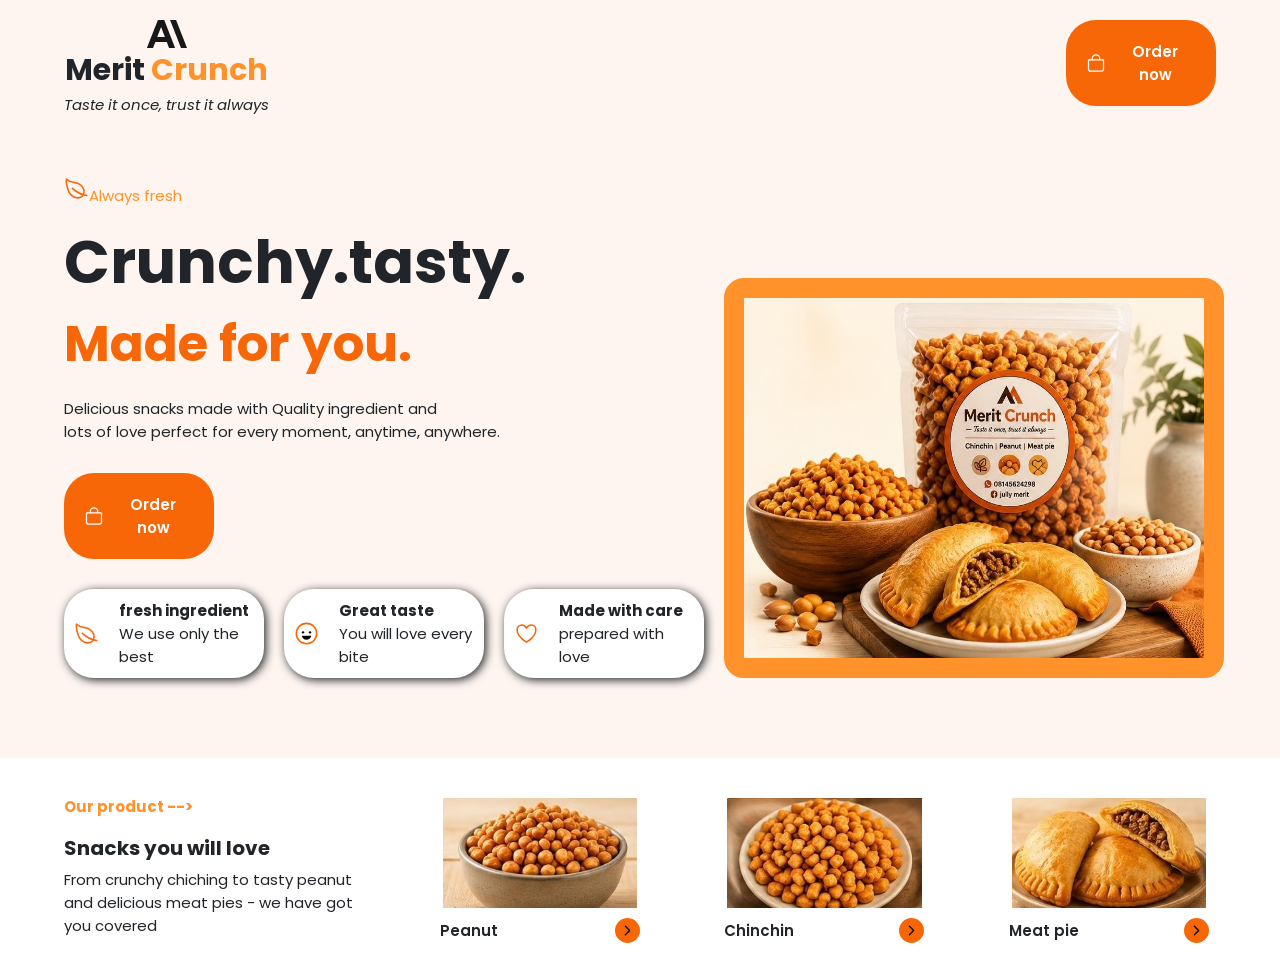
<file: index.html>
<!DOCTYPE html>
<html lang="en">
<head>
  <meta charset="UTF-8">
  <meta name="viewport" content="width=device-width, initial-scale=1.0">
      <link rel="preconnect" href="https://fonts.googleapis.com">
<link rel="preconnect" href="https://fonts.gstatic.com" crossorigin>
<link href="https://fonts.googleapis.com/css2?family=Poppins:ital,wght@0,100;0,200;0,300;0,400;0,500;0,600;0,700;0,800;0,900;1,100;1,200;1,300;1,400;1,500;1,600;1,700;1,800;1,900&display=swap" rel="stylesheet">
  <link rel="stylesheet" href="index.css">
  <title>Merit crunch</title>
</head>
<body>

 
  <div class="container">
<header>


  <div class="logo-text-rap reveal">
<img  class="head-image" src="logo/A.svg" alt="">
<h2 class="head-text reveal"> <span class="Merit">Merit</span> Crunch</h2>
<P class="test reveal">Taste it once, trust it always</P>
</div>

<div  >

<button onclick="ordernow()"class="topbuynow" >
  <img class="btn-image" src="icon/bag.svg" alt="" >Order now</button>
</div>

</header>





<!-- feature section -->
<div class="text-bold-image-rap">
<!-- </div> -->


<div class="featurerranging">


<!-- <div   -->


 <div class="featur-section reveal">
<p class="always"><img class="int-image" src="icon/leaf.svg" alt="">Always fresh</p>

<div class="feature-head">
<h1 class="crunchy">Crunchy.tasty.</h1>
<h1 class="made">Made for you.</h1>
</div>


<p class="p-discription">Delicious snacks made with Quality ingredient and <br>lots of love  perfect for every moment, anytime, anywhere.</p>

<div class="featur-btn">
  <button onclick="ordernow()"><img class="btn-image" src="icon/bag.svg" alt="">Order now</button>


</div>

</div>

<!-- </div> -->

<div class="cards-rap">

<div class="card reveal">
  <div class="card-flex">
  <img class="int-image" src="icon/leaf.svg" alt="">
  <div class="Card-text">
  <h3>fresh ingredient </h3>
  <p>We use only the best </p>
</div>
</div>
<img class="feature-imag" src="icon/forward.svg" alt="">
</div>



<div class="card reveal">
  <div class="card-flex">
<img class="int-image" src="icon/happy-face.svg" alt="">
<div class="Card-text">
<h3>Great taste</h3>
<p>You will love every bite</p>
</div>
</div>
<img class="feature-imag" src="icon/forward.svg" alt="">
</div>


<div class="card reveal">
  <div class="card-flex">
  <img class="int-image" src="icon/love.svg" alt="">
  <div class="Card-text">
<h3>Made with care</h3>
 <p>prepared with love</p>
</div>
</div>
<img class="feature-imag" src="icon/forward.svg" alt="">
</div>

</div>
</div>


  <img class="b-image reveal" src="image/all packed.jpg" alt="">

  
</div>
</div>

<!-- section -->




<!-- <div class="bag-section"> -->




<!-- registering page -->

<div id="showform"   class="deatails" >
<div class="showform ">

 <div id="signinproperties" class="pagesproperties">
<div class="form-rap reveal">
<span>We need some <br>details from you</span>


<div class="form-option reveal">
  <button  class="forbtn" onclick="thatpageemail()">Email</button>
    
    |
  
 <button class="forbtn" onclick="thatpagephone()">Phone</button>
   
 </div>
    </div>



     
<!-- signin -->
   
     
<form id="formsub" class="form-ranging" action="/sin/sub" method="post">

<div  id="clolose-email"  class="thatpage">
  <div class="singup-form reveal" >

  <label for="email" >Enter your Email*</label>


<input id="theemail"  type="email" name="email" placeholder=" email address" >

<p class="waringin">Email is empty</p>
</div>

</div>

<!-- email end -->

<!-- phone -->

 <div id="close-phone" class="thatpage">

  <div class="singup-form reveal">


  <label for="phone">Enter your phone number*</label>

<input id="thephone"  type="number" name="phone" placeholder=" phone number" >
 
<p class="waringinphone">Phone number is empty</p></div>
  </div>


<!-- phone end -->

<button type="submit" onclick="continuebnt()">continue</button>
</div> 
</form>



<!-- signin end -->















<!-- login -->



<div id="longinproperties" class="pagesproperties">
<div class="form-rap reveal">
<span>Welcom back</span>


<div class="form-option ">
  <button  class="forbtn" onclick="loginemail()">Email</button>
    
    |
  
 <button class="forbtn" onclick="loginphone()">Phone</button>
   
 </div></div>


<form id="loginform" class="form-ranging" action="/sin/sub" method="post">




<div  id="loginemailpage"  class="thatpage">
  <div class="singup-form reveal" >

  <label for="email" >Enter your Email*</label>


<input id="emaillongininput"  type="email" name="email" placeholder=" email address" >

<p class="warninloginemail waringin">Email is empty</p>
</div>

</div>

<!-- email end -->

<!-- phone -->

 <div id="loginphonepage" class="thatpage">

  <div class="singup-form reveal">


  <label for="phone">Enter your phone number*</label>

<input id="phonelogininuput"  type="number" name="phone" placeholder=" phone number" >
 
<p class="waringinlonginphone waringin ">Phone number is empty</p></div>
  </div> 


<!-- phone end -->
<!-- onclick="loginbnt()" -->
<button type="submit" onclick="loginbnt()">login</button>

</form>

</div>

<span class="allowing reveal" id="allowing" onclick="login()"></span>
<!-- login end-->

</div>
</div>


</div>



<!-- <button onclick="check()">check</button>

<div class="please">
  <p>pleca comwosj</p>
</div> -->



<!-- <form id="formsub"  action="/sebmit/email" method="post"> -->
  <!-- <div>  -->

<!-- <button type="submit" onclick="phonebtn()">Continue</button> -->






  
<!-- </div> -->

<!-- succeful -->
<div id="getting-successful" class="getting-successful">

  <span id="logings" >singup successful</span></div>


<div id="getting-successfullogin" class="getting-successful">

  <span class="invalid-user">Invalid user</span></div>
<!-- registering page end-->



</div>
</div>


<div class="section-flex">



<div class="section-container">
  




<div class="prodoct-rap reveal ">
  <h3 class="our-product">Our product --></h3>
<h2 class="snack">Snacks you will love</h2>
<p>From crunchy chiching to tasty peanut and delicious meat pies - we have got you covered</p></div>


<span class="view-all-products reveal" onclick="ordernow()">View all products</span>

<div class="section-rap reveal">




  <div class="image-rap">
  <img class="secton-image" src="image/chinchin on bowel.jpg" alt="">

  <div  class="bottom-image-rap">
 <span>Peanut</span>
<img class="bottom-imag" src="icon/forward.svg" alt="">
</div> 

</div>








  <div class="image-rap">
  <img class="secton-image" src="image/chinchin on plate.jpg" alt="">

 
  <div  class="bottom-image-rap">

   <span>Chinchin</span> 
  <img class="bottom-imag" src="icon/forward.svg" alt="">
  </div>
</div>






  
  <div class="image-rap">
<img class="secton-image" src="image/meat pie on plate.jpg" alt="">

<div class="bottom-image-rap">
 <span>Meat pie</span> <img class="bottom-imag" src="icon/forward.svg" alt=""></div>
  
</div>
</div>

</div>



</div>





<script src="page.js"></script>
<script src="reaction.js"></script>
</body>
</html>
</file>
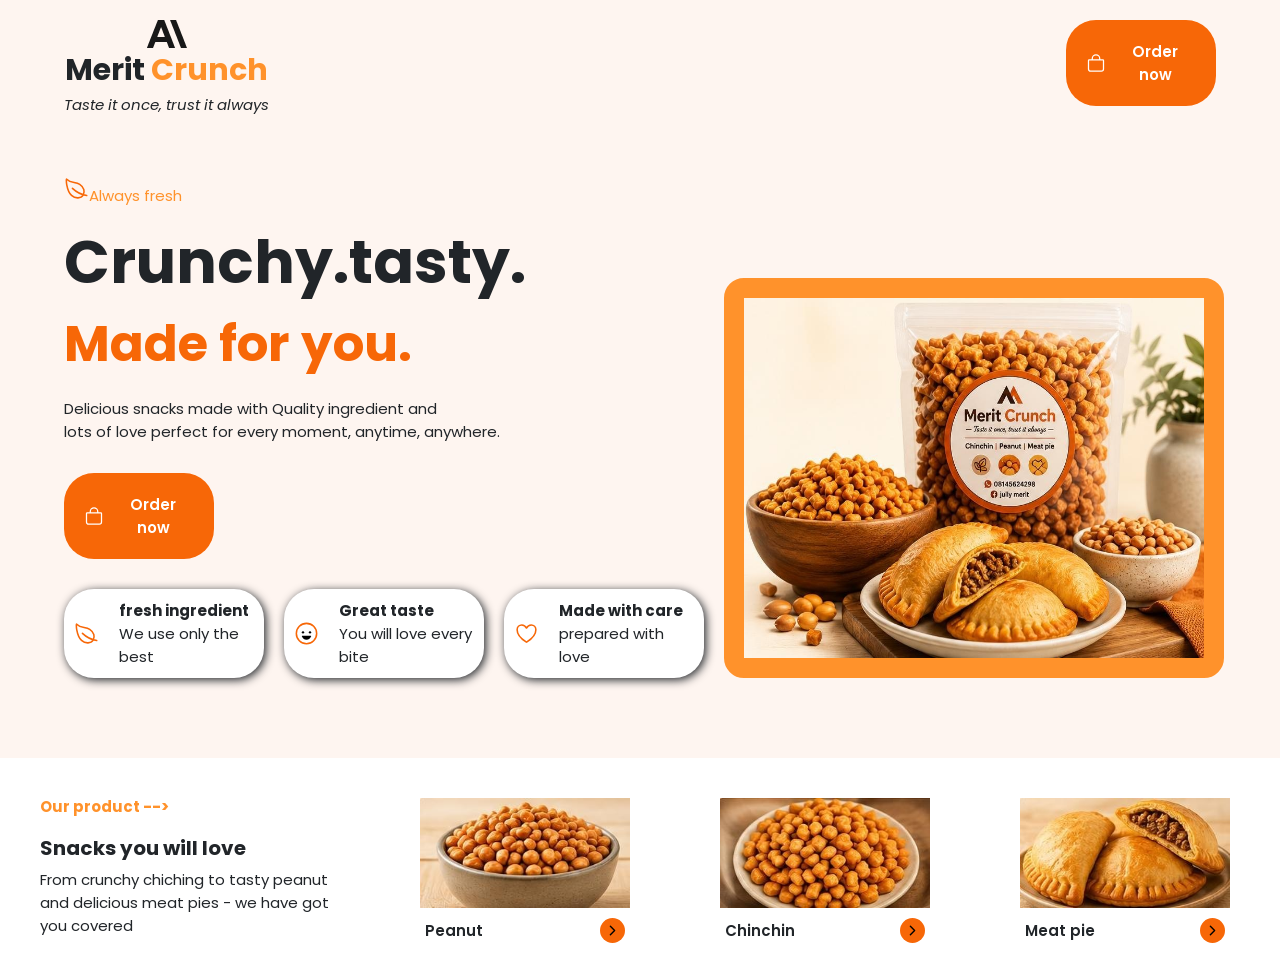
<file: icon/my sister work 2/index.html>
<!DOCTYPE html>
<html lang="en">
<head>
  <meta charset="UTF-8">
  <meta name="viewport" content="width=device-width, initial-scale=1.0">
      <link rel="preconnect" href="https://fonts.googleapis.com">
<link rel="preconnect" href="https://fonts.gstatic.com" crossorigin>
<link href="https://fonts.googleapis.com/css2?family=Poppins:ital,wght@0,100;0,200;0,300;0,400;0,500;0,600;0,700;0,800;0,900;1,100;1,200;1,300;1,400;1,500;1,600;1,700;1,800;1,900&display=swap" rel="stylesheet">
  <link rel="stylesheet" href="index.css">
  <title>index</title>
</head>
<body>

 
  <div class="container">
<header>


  <div class="logo-text-rap">
<img  class="head-image" src="logo/A.svg" alt="">
<h2 class="head-text"> <span class="Merit">Merit</span> Crunch</h2>
<P class="test">Taste it once, trust it always</P>
</div>

<div>

<button onclick="ordernow()"><img class="btn-image" src="icon/bag.svg" alt="">Order now</button>
</div>

</header>





<!-- feature section -->
<div class="text-bold-image-rap">

<div>
 <div class="featur-section">
<p class="always"><img class="int-image" src="icon/leaf.svg" alt="">Always fresh</p>

<div class="feature-head">
<h1 class="crunchy">Crunchy.tasty.</h1>
<h1 class="made">Made for you.</h1></div>


<p class="p-discription">Delicious snacks made with Quality ingredient and <br>lots of love  perfect for every moment, anytime, anywhere.</p>

<div class="featur-btn">
  <button onclick="ordernow()"><img class="btn-image" src="icon/bag.svg" alt="">Order now</button>


</div>

</div>



<div class="cards-rap">

<div class="card">
  <div class="card-flex">
  <img class="int-image" src="icon/leaf.svg" alt="">
  <div class="Card-text">
  <h3>fresh ingredient </h3>
  <p>We use only the best </p>
</div>
</div>
<img class="feature-imag" src="icon/forward.svg" alt="">
</div>



<div class="card">
  <div class="card-flex">
<img class="int-image" src="icon/happy-face.svg" alt="">
<div class="Card-text">
<h3>Great taste</h3>
<p>You will love every bite</p>
</div>
</div>
<img class="feature-imag" src="icon/forward.svg" alt="">
</div>


<div class="card">
  <div class="card-flex">
  <img class="int-image" src="icon/love.svg" alt="">
  <div class="Card-text">
<h3>Made with care</h3>
 <p>prepared with love</p>
</div>
</div>
<img class="feature-imag" src="icon/forward.svg" alt="">
</div>

</div>

</div>

  <img class="b-image" src="image/all packed.jpg" alt="">

  
</div>
</div>

<!-- section -->




<!-- <div class="bag-section"> -->

<div class="section-flex">



<div class="section-container">
  




<div class="prodoct-rap">
  <h3 class="our-product">Our product --></h3>
<h2 class="snack">Snacks you will love</h2>
<p>From crunchy chiching to tasty peanut and delicious meat pies - we have got you covered</p></div>


<span class="view-all-products" onclick="ordernow()">View all products</span>

<div class="section-rap">




  <div class="image-rap">
  <img class="secton-image" src="image/chinchin on bowel.jpg" alt="">

  <div  class="bottom-image-rap">
 <span>Peanut</span>
<img class="bottom-imag" src="icon/forward.svg" alt="">
</div> 

</div>








  <div class="image-rap">
  <img class="secton-image" src="image/chinchin on plate.jpg" alt="">

 
  <div  class="bottom-image-rap">

   <span>Chinchin</span> 
  <img class="bottom-imag" src="icon/forward.svg" alt="">
  </div>
</div>






  
  <div class="image-rap">
<img class="secton-image" src="image/meat pie on plate.jpg" alt="">

<div class="bottom-image-rap">
 <span>Meat pie</span> <img class="bottom-imag" src="icon/forward.svg" alt=""></div>
  
</div>


<!-- registering page -->

<div id="showform"   class="deatails" >
<div 6 class="showform">

 <div id="signinproperties" class="pagesproperties">
<div class="form-rap">
<span>We need some <br>details from you</span>


<div class="form-option">
  <button  class="forbtn" onclick="thatpageemail()">Email</button>
    
    |
  
 <button class="forbtn" onclick="thatpagephone()">Phone</button>
   
 </div>
    </div>



     
<!-- signin -->
   
     
<form id="formsub" class="form-ranging" action="/sin/sub" method="post">

<div  id="clolose-email"  class="thatpage">
  <div class="singup-form" >

  <label for="email" >Enter your Email*</label>


<input id="theemail"  type="email" name="email" placeholder=" email address" >

<p class="waringin">Email is empty</p>
</div>

</div>

<!-- email end -->

<!-- phone -->

 <div id="close-phone" class="thatpage">

  <div class="singup-form">


  <label for="phone">Enter your phone number*</label>

<input id="thephone"  type="number" name="phone" placeholder=" phone number" >
 
<p class="waringinphone">Phone number is empty</p></div>
  </div>


<!-- phone end -->

<button type="submit" onclick="continuebnt()">continue</button>
</div> 
</form>



<!-- signin end -->















<!-- login -->



<div id="longinproperties" class="pagesproperties">
<div class="form-rap">
<span>Welcom back</span>


<div class="form-option">
  <button  class="forbtn" onclick="loginemail()">Email</button>
    
    |
  
 <button class="forbtn" onclick="loginphone()">Phone</button>
   
 </div></div>


<form id="loginform" class="form-ranging" action="/sin/sub" method="post">




<div  id="loginemailpage"  class="thatpage">
  <div class="singup-form" >

  <label for="email" >Enter your Email*</label>


<input id="emaillongininput"  type="email" name="email" placeholder=" email address" >

<p class="warninloginemail waringin">Email is empty</p>
</div>

</div>

<!-- email end -->

<!-- phone -->

 <div id="loginphonepage" class="thatpage">

  <div class="singup-form">


  <label for="phone">Enter your phone number*</label>

<input id="phonelogininuput"  type="number" name="phone" placeholder=" phone number" >
 
<p class="waringinlonginphone waringin ">Phone number is empty</p></div>
  </div> 


<!-- phone end -->
<!-- onclick="loginbnt()" -->
<button type="submit" onclick="loginbnt()">login</button>

</form>

</div>

<span class="allowing" id="allowing" onclick="login()"></span>
<!-- login end-->

</div>
</div>


</div>



<!-- <button onclick="check()">check</button>

<div class="please">
  <p>pleca comwosj</p>
</div> -->



<!-- <form id="formsub"  action="/sebmit/email" method="post"> -->
  <!-- <div>  -->

<!-- <button type="submit" onclick="phonebtn()">Continue</button> -->






  
<!-- </div> -->

<!-- succeful -->
<div id="getting-successful" class="getting-successful">

  <span id="logings" >singup successful </span></div>


<div id="getting-successfullogin" class="getting-successful">

  <span class="invalid-user">Invalid user</span></div>
<!-- registering page end-->



</div>
</div>

<script src="page.js"></script>
</body>
</html>
</file>
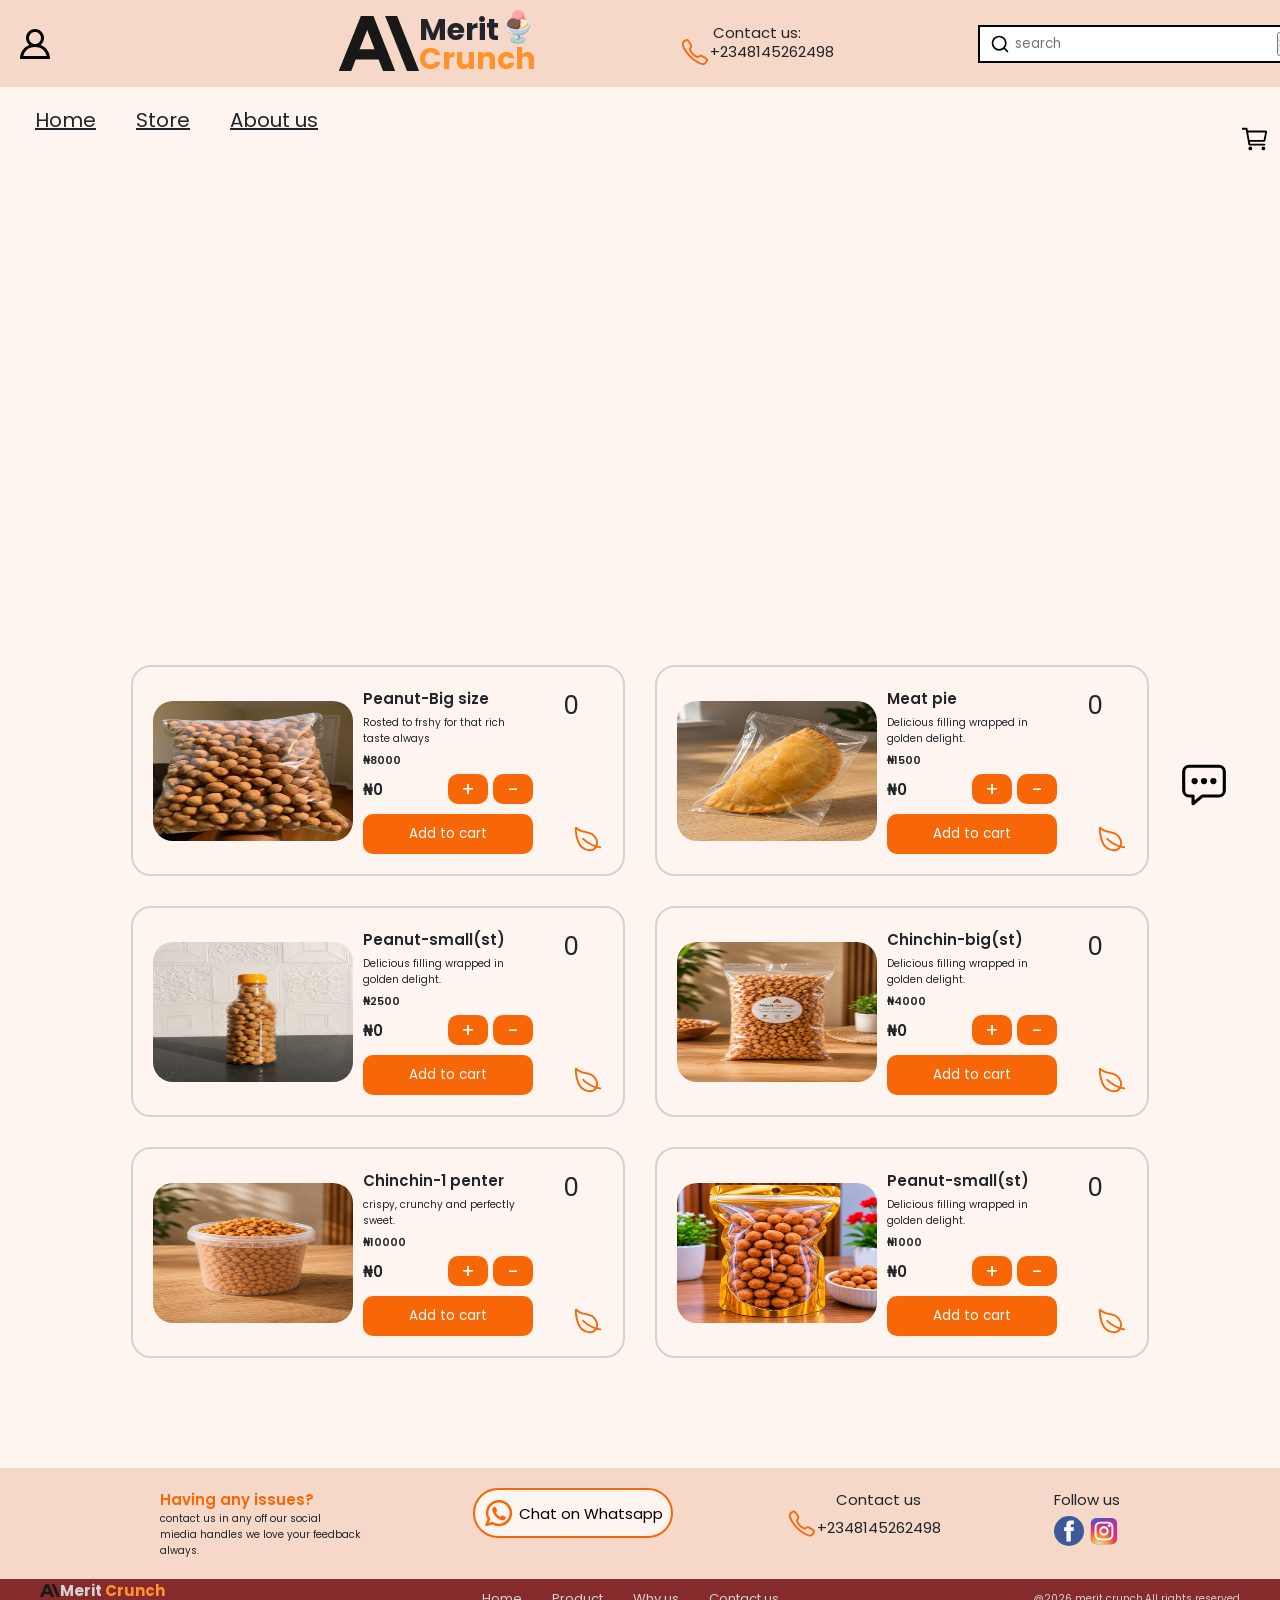
<file: main.html>
<!DOCTYPE html>
<html lang="en">
<head>
  <meta charset="UTF-8">
  <meta name="viewport" content="width=device-width, initial-scale=1.0">
   <link rel="preconnect" href="https://fonts.googleapis.com">
<link rel="preconnect" href="https://fonts.gstatic.com" crossorigin>
<link href="https://fonts.googleapis.com/css2?family=Poppins:ital,wght@0,100;0,200;0,300;0,400;0,500;0,600;0,700;0,800;0,900;1,100;1,200;1,300;1,400;1,500;1,600;1,700;1,800;1,900&display=swap" rel="stylesheet">
 <link rel="stylesheet" href="main.css">

  <title>main page</title>
</head>



<header>


  <img id="profilewidescreen" class="profilewidescreen" src="logo/profile-3.svg" alt="">

  <div class="widescreen">
    
 <div class="closeprofile-rap">
  <img  class="closeprofile"  src="icon/close-page.svg" alt="">


   
       <div class="widescreen-user">
      <img class="profilewidescreen" src="logo/profile-circle-svgrepo-com (2).svg" alt=""> 
   
      <span  id="usermedia"></span>
      
        <a class="logoutcoloured" href="index.html">logout</a>
    </div>
    </div>

     
  </div>



  <div><img onclick="menu()" class="call callmenu" src="icon/menu.svg"></div>

    <div class="head-rap">
      <img  class="head-image" src="logo/A.svg" alt="">
      <h2 class="head-text">
        <span class="Merit">Merit<p class="m-image">🍨</p>
    </span> Crunch</h2>

</div>

<!-- cart responsive width 500px -350px-->
<div  class="cart-responsive">
  <p class="cart" id="cart5-3">0</p> 

 <img   class="cart-image" src="icon/cart.svg" alt="">
</div>
<!-- cart responsive width 500px -350px end-->

  <div class="contact" >
 <span class="contact-text">Contact us:</span>
 <p class="p-contact"><img class="call" src="icon/call-outline (1).svg" alt="">+2348145262498</p>
</div>





<div class="nav-bnt-rap">
  <div class="search"><img 
class="search-image" src="icon/search-alt-svgrepo-com.svg" alt="">
<input class="search-input" type="search" name="Search" placeholder="search" >
<button>Search</button>
</div>



</div> 


</header>


 
<!-- make selection and agree -->


  <div id="selection"  class="selection-rap"  >
<div class="make-selection">
  <span>Please make a selection</span>
  <button onclick="selectionrem()" class="selction-btn">ok</button>
</div>
</div> 

<!-- chat close -->



<!--  make selection and agree end-->







<!-- left side page -->




<div id="menu" class="left-page-rap">
<div class="left-page">


  <div>
  <div class="latf-page-top-images">
  <img class="call" src="logo/A.svg" alt="">

<div class="userdetail">
  <div id="usermedia2"></div>
</div>
  <img onclick="menuclose()" class="call" src="icon/close-page.svg" alt="">

</div>


<div  class="left-page-menu">

  <div class="laft-page-rang " onclick="showpage('home')">
    <span class="home-page-disable-orders">Home</span>
      <img class="call-laft-image" src="icon/forward.svg" alt="">
    
  </div>
  

  <div  class="laft-page-rang " onclick="s('store')">
    <span class="home-page-disable-orders">Store</span>

    <img class="call-laft-image" src="icon/forward.svg" alt=""></div>


<div class="thorders">

  <div class="laft-page-rang " onclick="adminorders()" ><span>Orders</span>
    
   <img class="call-laft-image " src="icon/forward.svg" alt=""><span class="all-order-count">0</span></div></div>


<div class="laft-page-rang "onclick="s('about-us')"><span class="home-page-disable-orders">About us</span>
  <img class="call-laft-image" src="icon/forward.svg" alt="">

</div>
</div>

</div>

<!-- </div>
</div> -->


<div class="left-page-down">

  <button id="backg" onclick="swiching()">off</button>
  <a class="logout" href="index.html">logout</a>
</div>
</div>



</div> 

<!-- left side page end-->








<!-- home-->

<div id="home"class="page">



 <div onclick="allcarts()"  class="cart-rap"><p id="cart" class="cart">0</p> 
 <img   class="cart-image" src="icon/cart.svg" alt="">
</div>

<!-- <div class="container"> -->

 
<!-- main heading -->

<div class="hero-display" id="hero-display">

<div class="BG-image" >

  <div class="main-text">
<h1>Always Freshy</h1>
<p>Test it once , trust it always</p>

  </div>
</div>
<!-- cart responsive width 500px -350px -->

<div class="main-text-reponwidth5-3-direction">
<div class="main-text-reponwidth5-3">
<h1>Always Freshy</h1>
<p>Test it once , trust it always</p>
<div class="shop-nowrap"><p></p>
<button id="shopnowbnt" onclick="viewall()">Shop Now</button><img class="call" src="icon/leaf.svg" alt=""></div>
  </div></div></div>

<!-- cart responsive width 500px -350px 
 end -->


 <!-- Admmig page -->
<div id="Admin" class="addming-pagecloseandopen">
 <div  class="admin-page"  >
<div class="all-orders-rang-flex">

  <div class="all-orders">
<span>All Orders</span>
 <img class="addminclose-image" src="icon/close-page.svg" alt="">
</div>

<div class="orders-rang-detals">
 <span>Location</span>
 <span>Username</span>
 <span>Name</span>
 <span>Amonut to pay</span>
 <span>Recipt</span>

</div></div>

<div id="ordersdetailsrap" class="orders-details-rap">
<div class="orders-detials">
  <span id="showlocation" class="showlocation"></span>
  <span class="user-order-details"></span>
  <span class="theordenames"id="theordenames"></span>
  <span class="theordersamount" id="theordersamount"></span>

  <img class="paymentrecip" id="paymentrecip">

</div>
  </div>
 </div>
</div>



<!-- Adming page end -->

<!-- 1st -->

<div class="gride-direction">

<div class="goods-flex">




<!-- cart responsive width 500px -350px 
 end -->
<div class="our-productabdview">
 <span class="our-product">Our product</span>
 
 <div class="vall">
  <span class="viewall" onclick="viewall()"> View a<span class="all">ll</span></span>
</div>

 <div class="less">
 <span class="viewall" onclick="viewless()">View l<span class="all">ess</span></span></div>
</div>





<!-- products -->

<div class="goods-ranging">

<div class="goods-rap">
 
 <img  class="goods-image" src="image/Big peanut.jpg" alt="">
<div class="price-details">
  <span class="goods-name">Peanut-Big size</span>
 <p class="goods-discip">Rosted to frshy for that rich taste always</p>
<span class="price">₦8000</span>

<div class="choose-rap ">
  <div class="choose">

  <span id="result1" class="goods-name">₦0</span>

<div class="calculat-rap">
<button onclick="add1()" class="claculate pluse">+</button>
<!-- cart responsive width 500px -350px 
  -->
 <p id="padd1" class="paddedreswidgt5-3">0</p>
<!-- cart responsive width 500px -350px 
 end -->

<button onclick="remove1()" class="claculate minus">-</button>
 
 </div>


  <!-- cart responsive width 500px -350px 
  -->
 <button  onclick="cart1()" class="oder-nowreswide5-3">Add</button>
<!-- cart responsive width 500px -350px 
 end -->
</div>

 <button onclick="cart1()" class="oder-now">Add to cart</button>


</div>

</div>

<div class="add">

<p id="padd11" class="paddednone">0</p><p class="padded" id="padded"></p>

</div>
<div class="leave-direction">
  <img class="leave" src="icon/leaf.svg" alt="">
</div>
</div>
<!-- 1st end -->







<!-- 2nd -->


<div>
<div class="goods-rap" >



<img class="goods-image" src="image/peanut on bottle.jpg" alt="">
<div  class="price-details">
<span id="goo" class="goods-name">Peanut-small(st)</span>
<p  class="goods-discip">Delicious filling wrapped in golden delight.</p>
<span  class="price">₦2500</span>

<div class="choose-rap ">
  <div class="choose">
  <span id="result2" class="goods-name">₦0</span>

  <div class="calculat-rap">
   <button onclick="add2()" class="claculate">+</button>
   <!-- cart responsive width 500px -350px 
  -->
 <p id="padd2" class="paddedreswidgt5-3">0</p>
<!-- cart responsive width 500px -350px 
 end -->
  <button onclick="remove2()" class="claculate">-</button></div>
   <!-- cart responsive width 500px -350px 
-->
 <button  onclick="cart2()" class=" oder-nowreswide5-3">Add</button>
<!-- cart responsive width 500px -350px end --> 
</div>

  <button onclick="cart2()"  class="oder-now">Add to cart</button>
 </div>
</div>

<div class="add">

<p id="padd22" class="paddednone">0</p><p class="padded" id="padded2"></p>

</div>

<div class="leave-direction">
  <img class="leave" src="icon/leaf.svg" alt="">
   </div>
</div>
</div>


<!-- 2nd end -->


<div class="goods-rap">
<img class="goods-image"  src="image/1 penter of chinching.jpg" alt="">
<div  class="price-details">
<span class="goods-name">Chinchin-1 penter</span>
<p class="goods-discip" >crispy, crunchy and perfectly sweet.</p>
<span  class="price">₦10000</span>

<div class=" choose-rap">
  <div class="choose">
  <span id="result3" class="goods-name">₦0</span>

  <div class="calculat-rap">
  <button onclick="add3()" class="claculate">+</button>
  <!-- cart responsive width 500px -350px 
  -->
 <p id="padd3" class="paddedreswidgt5-3">0</p>
<!-- cart responsive width 500px -350px 
 end -->
  <button onclick="remove3()" class="claculate">-</button></div>
  <!-- cart responsive width 500px -350px 
 -->
 <button  onclick="cart3()" class=" oder-nowreswide5-3">Add</button>
<!-- cart responsive width 500px -350px 
 end -->
</div>

  <button onclick="cart3()"  class="oder-now">Add to cart</button>
  
</div>

</div>

<div class="add">

<p id="padd33" class="paddednone">0</p><p class="padded" id="padded3"></p>

</div>
<div class="leave-direction">
  <img class="leave" src="icon/leaf.svg" alt="">
</div>
</div>
</div>
<!-- 3rd ended -->





<!-- 4th -->

<div id="hideonwide5-3" class="hideit">
 <div  class="hideonwide5-3">
<div>
<div class="goods-rap " >

<img class="goods-image" src="image/1 meat pie.jpg" alt="">
<div  class="price-details">
<span class="goods-name">Meat pie</span>
<p  class="goods-discip">Delicious filling wrapped in golden delight.</p>
<span  class="price">₦1500</span>

<div class=" choose-rap">
  <div class="choose">
  <span id="result4" class="goods-name">₦0</span>

  <div class="calculat-rap">
   <button onclick="add4()" class="claculate">+</button>
   <!-- cart responsive width 500px -350px 
  -->
 <p id="padd4" class="paddedreswidgt5-3">0</p>
<!-- cart responsive width 500px -350px 
 end -->
  <button onclick="remove4()" class="claculate">-</button></div>
   <!-- cart responsive width 500px -350px 
 -->
 <button  onclick="cart4()" class=" oder-nowreswide5-3">Add</button>
<!-- cart responsive width 500px -350px 
 end -->
</div>

  <button onclick="cart4()"  class="oder-now">Add to cart</button>
 
</div>


</div>

<div class="add">

<p id="padd44" class="paddednone">0</p><p class="padded" id="padded4"></p>

</div>
<div class="leave-direction">
  <img class="leave" src="icon/leaf.svg" alt="">
</div>
</div></div>
<!-- 4th end -->


<!-- 5th -->

<div>
<div class="goods-rap " >

<img class="goods-image" src="image/Chinchin on big.jpg" alt="">
<div  class="price-details">
<span class="goods-name">Chinchin-big(st)</span>
<p  class="goods-discip">Delicious filling wrapped in golden delight.</p>
<span  class="price">₦4000</span>

<div class=" choose-rap">
  <div class="choose">
  <span id="result5" class="goods-name">₦0</span>

  <div class="calculat-rap">
   <button onclick="add5()" class="claculate">+</button>
<!-- cart responsive width 500px -350px 
  -->
 <p id="padd5" class="paddedreswidgt5-3">0</p>
<!-- cart responsive width 500px -350px 
 end -->
  <button onclick="remove5()" class="claculate">-</button></div><!-- cart responsive width 500px -350px 
 -->
 <button  onclick="cart5()" class=" oder-nowreswide5-3">Add</button>
<!-- cart responsive width 500px -350px 
 end -->
</div>

  <button onclick="cart5()"  class="oder-now">Add to cart</button>
  
</div>


</div>

<div class="add">

<p id="padd55" class="paddednone">0</p><p class="padded" id="padded5"></p>

</div>
<div class="leave-direction">
  <img class="leave" src="icon/leaf.svg" alt="">
</div>
</div></div>
<!-- 5th end -->


<!-- 6th -->
<div>
<div class="goods-rap" >

<img class="goods-image" src="image/chichin-sachet.jpg" alt="">
<div  class="price-details">
<span id="goo" class="goods-name">Peanut-small(st)</span>
<p  class="goods-discip">Delicious filling wrapped in golden delight.</p>
<span  class="price">₦1000</span>

<div class="choose-rap ">
  <div class="choose">
  <span id="result6" class="goods-name">₦0</span>

  <div class="calculat-rap">
   <button onclick="add6()" class="claculate">+</button>
   <!-- cart responsive width 500px -350px 
  -->
 <p id="padd6" class="paddedreswidgt5-3">0</p>
<!-- cart responsive width 500px -350px 
 end -->
  <button onclick="remove6()" class="claculate">-</button></div>
   <!-- cart responsive width 500px -350px 
-->
 <button  onclick="cart6()" class=" oder-nowreswide5-3">Add</button>
<!-- cart responsive width 500px -350px end --> 
</div>

  <button onclick="cart6()"  class="oder-now">Add to cart</button>
 </div>
</div>


<div class="add">

<p id="padd66" class="paddednone">0</p><p class="padded" id="padded6"></p>

</div>
<div class="leave-direction">
  <img class="leave" src="icon/leaf.svg" alt="">
   </div>
</div>
</div>

</div>




</div>

<!-- products end -->
















<!-- bottum nav bar width5-3 -->
 <div class="nav-rang">
<div class="navbuttom-direction">
<div class="navbuttom-flex">


<div class="nav-out1sthome">
  <div class="navbuttom-rap ">
<img  class="navbottum-images "onclick="navigation1sthome()"  src="icon/home (1) - Copy.svg" alt="">
<span onclick="navigation1sthome()" class="nav-taxt-in" >Home</span>
</div>
</div>


<div class="nav-out2ndhome">
<div class="navbuttom-rap">
<img onclick="navigation2ndhome()" class="navbottum-images"  src="icon/home (1)colored.svg" alt="">
<span onclick="navigation2ndhome()" class="navoptions"> Home</span></div>
</div>



<div >
  <div class="nav-our1stprodcut">
  <div class="navbuttom-rap">
<img onclick="navigation1stproduct()"class="navbottum-images"  src="icon/dashboard-NAV.svg" alt="">
<span onclick="navigation1stproduct()"class="nav-taxt-in">Products</span>
</div>
</div>


<div class="nav-out2ndprodcut">
<div class="navbuttom-rap">
<img onclick="navigation2ndproduct()" class="navbottum-images" src="icon/dashboard-NAV-colored.svg" alt="">
<span onclick="navigation2ndproduct()" class="navoptions">Products</span></div>
</div>
</div>



<div class="nav-out1stcat">
<div class="navbuttom-rap">
<img onclick="navigation1stcart()" class="navbottum-images"  src="icon/cart.svg" alt="">
<span  onclick="navigation1stcart()">Cart</span>
</div></div>


<div class="nav-out2ndcat">
<div class="navbuttom-rap ">
<img onclick="navigation2ndcart()" class="navbottum-images"  src="icon/cart-colored.svg" alt="">

<span  onclick="navigation2ndcart()" class="navoptions">Cart</span></div>
</div>




<div class="nav-1stcontac">
  <div class="navbuttom-rap">
<img onclick="navigation1stcontact()" class="navbottum-images" src="icon/call-outline nav-e-comerce.svg" alt="">
<span onclick="navigation1stcontact()" >Contact</span>
</div></div>

<div class="nav-2ndcontac">
<div class="navbuttom-rap nav-out">
<img class="navbottum-images" src="icon/call-outline nav-e-comerce-colored.svg" alt="">
<span class="navoptions" >Contact</span></div>

</div></div>




</div>
</div>

</div>
<!-- bottum nav barwidth5-3  end-->






<!-- 6th end -->



<!-- test -->



 
<!-- <div class="here">
  <div class="image-name"><div id="recent-goods-image6">image</div><div id="name6">name</div></div>


<div id="number6"> how many</div>
<div id="amount6">mount</div>
</div> -->
<!-- resecent orders -->
<div id="overall"  class="overall-recent-order">

 <div class="overall-direction">


<div class="recent-order-direction">

<form id="form"  action="">
  <div class="spanning"><h2>Recent orders</h2>

    <div class="total-orders"><span>Total:</span><span id="alltotal"></span></div>

<img onclick="closepopup()" class="close-popu" src="icon/close-page.svg" alt="">
  </div>
     

<!-- grid -->



<!-- <div class="all-oders"> -->

<!-- <div id="formshow" class="recent-order-rap"> -->





<!-- 6th -->

<div id="claerallorder">
  <div id="remove-order6"  class="remover-order">
    <div  class="order-flex">
  <div class="recent-0rder-image">
  <div id="recent-goods-image6"></div>
 <span id="name6"></span>
</div>


<span id="number6"></span>

<span id="amount6"></span>
<div id="delete-order6" onclick="removeorder6()" class="centring"></div>
</div>
</div>
<!-- </div> -->
 

<!--5th  -->

<!-- <div class="all-oders"> -->
  <div  id="remove-order5"  class="remover-order">
    <div class="order-flex">
  <div class="recent-0rder-image">
<div id="recent-goods-image5"></div>
<span id="name5"></span>
</div>


<span id="number5"></span>

<span id="amount5"></span>
<div id="delete-order5" onclick="removeorder5()"class="centring" ></div>
</div>
</div>
<!-- </div> -->


<!-- 4th -->
<!-- <div class="all-oders"> -->

  <div id="remove-order4" class="remover-order">
    <div class="order-flex">
  <div class="recent-0rder-image">
<div id="recent-goods-image4"></div>
<span id="name4"></span>
</div>


<span id="number4"></span>

<span id="amount4"></span>
  <div id="delete-order4" onclick="removeorder4()"class="centring"></div>
</div>
</div>


<!-- 3rd -->

  <div id="remove-order3" class="remover-order">
     <div class="order-flex">
<div class="recent-0rder-image">
<div id="recent-goods-image3"></div>
<span id="name3"></span>
</div>


<span id="number3"></span>

<span id="amount3"></span>
<div id="delete-order3" onclick="removeorder3()"class="centring"></div>
</div>
</div>
<!-- </div> -->


<!-- 2nd -->

  <div id="remove-order2" class="remover-order">
     <div class="order-flex">
<div class="recent-0rder-image">
<div id="recent-goods-image2"></div>
<span id="name2"></span>
</div>


<span id="number2"></span>

<span id="amount2"></span>
<div id="delete-order2" onclick="removeorder2()"class="centring"></div>
</div>
</div>
<!-- </div> -->



<!-- 1st -->


<div id="remove-order1" class="remover-order">
     <div class="order-flex">
<div class="recent-0rder-image">
<div id="recent-goods-image1"></div>
<span id="name1"></span>
</div>


<span id="number1"></span>

<span id="amount1"></span>
<div id="delete-order1" onclick="removeorder1()" class="centring"></div>
</div>
</div>
</div>


<!-- <div id="remove-order1" class="remove-order">

  <div class="order-flex">
<div class="recent-0rder-image">
<div id="recent-goods-image1"></div>
<span id="name1"></span>
</div>


<span id="number1"></span>

<span id="amount1"></span>

<div id="delete-order1" onclick="removeorder1()"></div>
</div>
</div> -->
<!-- </div> -->


<!-- </div> -->









<!-- </div> -->









<div class="order-input-btn">

  <textarea rows="" name="location" id="text-location"  placeholder="Your location" required></textarea>
<button onclick="confirm()"class="recent-order-btn" type="button">Confirm</button>
</div>
 
</form>

</div>


</div>

</div>



<!-- warnings -->

<div id="no-location" class="no-location-rap" >
<div  class="empty-cart no-location">
<p>please enter your location</p>
</div></div>


<div id="empty-cart" class="empty-cart-rap">
<div  class="empty-cart ">
  <p>Empty cart</p>
</div></div>

<!-- warnings end -->

<!-- loading sign -->
 <div id="the-move" class="the-move-rap">
 <div class="loading-rap">
  <p>please wait...</p>
<div class="the-move">
<div class="load">

</div>

</div> </div>
</div>

<!-- payment style -->

<div id="pay-page" class="all-pay-page">
<div class="payment-rap">
  <ul class="ul-payment">
    <li>Bank name:<p id="banks"></p></li>
    <li>Acc no:<p id="accounts" ></p></li>
    <li> Acc name:<p id="name"></p> </li>
    <li>Amount : <p id="amount-to pay"></p> </li>
    <li>Remark:<p>M-crunch</p></li>
  </ul>


  <div class="uploadding">
        <span class="please-upload">Please upload payment recipt</span>

    <span>Your payment recipt</span>
    <div class="filse-rap">
 <input id="inputfile" type="file" class="inputfile"><button class="uploadbtn">Upload</button>
    </div>
   <img id="uploadimage" class="uploadimage" >
    
  </div>
  
  <button onclick="ihavesentit()" class="payment-bnt">Confirm</button>
<button class="Cancel">Cancel</button>
</div></div></div>



<!-- paymrnt successful -->


<!-- <div id="payment-successul" class=" payment-hide">
<div class="payment-confirm loading-rap"><span class="paymane-down-margin">Payment successful</span> <img class="payment-image" src="logo/success-svgrepo-com.svg" alt=""> <p class="payment-discriptio">Your order will be deliver to you within 24hrs</p>
   <a href=""><button onclick="deletpaid()" class="continue-btn">Continue</button></a> </div></div> --> 
<!--  loading sign end -->



<!-- store  -->

<div id="store" class="page" style="display: none;" >

  <div class=" container the-page">

 

  Lorem ipsum dolor sit amet consectetur adipisicing elit. Aspernatur recusandae fugit molestias vel natus sequi accusamus dolor, aliquam ex et dolores dignissimos nisi dolorem soluta cum veritatis ad ratione suscipit.
  Explicabo culpa incidunt beatae nulla consectetur, fuga atque? Quaerat fuga adipisci deleniti ipsam excepturi molestias? Magni, tempora? Eos, non harum. Dicta sed, veniam ut autem eius veritatis. Dolores, aspernatur delectus!
  Aliquam cum, laudantium fuga expedita consectetur voluptatum, sunt omnis quidem qui reiciendis pariatur velit deleniti sint temporibus consequatur dicta vitae nostrum facere recusandae labore quas nam officia, doloribus incidunt. Doloremque?
  Expedita soluta aut adipisci. Veniam nemo aliquid vel itaque voluptas assumenda unde libero ducimus sint tenetur quis odio doloribus porro cumque, ex molestiae voluptatibus excepturi dolores exercitationem atque! Omnis, temporibus.
  Aspernatur ullam nesciunt incidunt dignissimos, natus, debitis id ipsum corrupti facere expedita minus distinctio reiciendis iste iure qui eaque blanditiis ipsam enim at quae commodi sit sed minima laudantium. Optio!
  Illo minima dolorem quibusdam aliquam, iure facilis, quae ad adipisci enim atque sapiente non eum optio odio beatae quia voluptatibus hic, dignissimos impedit totam explicabo assumenda fugit? Architecto, temporibus voluptas?
  Sequi consequuntur nobis laudantium tempore facilis vel veniam debitis quas quo, asperiores itaque nam fugiat et error ullam, fuga aspernatur molestias dolorem at quibusdam repellendus pariatur? Id velit tenetur libero!
  Deserunt, aut ipsum rem vel nisi explicabo, dolor temporibus minus labore accusantium eius inventore, optio ab? Nostrum tempore eaque est, provident hic voluptate quidem eveniet quae laborum quas repudiandae porro!
  Atque quis doloribus duc
</div> </div>


<!-- store end -->

<!-- about us -->
<div id="about-us" class="page" style="display: none;">
  
    <span class="store-text">
        s maiores deserunt inventore laboriosam illum, mollitia veniam dicta iusto ipsum minus ipsam. Accusantium hic officiis dicta cupiditate, esse doloribus.
Quo minus sed, cum ad, culpa dolores similique, tenetur incidunt sapiente quos iusto vero ratione debitis accusamus veniam vitae. Illum ut tenetur iste alias quo tempore temporibus voluptates totam error.
Lorem ipsum dolor, sit amet consectetur adipisicing elit. Ratione nihil sequi tempora quas perspiciatis unde asperiores harum velit quibusdam, perferendis aut sunt obcaecati blanditiis assumenda? Neque et minus distinctio rem?
Eveniet sunt neque delectus corrupti? Laborum consequuntur deserunt ullam dignissimos sequi iusto quasi consectetur quos rerum. Eius sunt sequi, expedita facere eveniet temporibus nobis enim mollitia, assumenda, molestiae quaerat modi?
Voluptates quia impedit quam modi voluptatum dignissimos illo molestias corrupti beatae similique cupiditate excepturi, consequuntur deserunt ut laboriosam numquam dicta odit! Quisquam odio quidem perspiciatis cum unde. Officiis, dicta soluta!
Atque aut
    </span>

</div>

<!-- about us end -->








  <!-- last befor footer -->
   <div class="befoer-footer-background">
<div class="down-disc-direction">

<div class="down-disc-rap">


<div class="product-disc">
<span class="ready-to-crunch">Having any issues? </span>
<p>contact us in any off our social miedia handles we love your feedback always.</p></div>


<button class="down-whatsapp"> <img class="call" src="icon/whatsapp.svg" alt=""> Chat  on Whatsapp</button>




<div class="product-contact">
  
<img class="call" src="icon/call-outline (1).svg" alt="">
<div class="down-contact">
<span class="down-contact-us">Contact us</span>
<p>+2348145262498</p></div></div>


<div class="folluw-us-rap">
<span >Follow us</span>
<div class="media-logo-rap">
<img class="call" src="logo/facebook-normal-color.svg" alt="">
<img class="call" src="logo/instagram-1-normal-color.svg" alt=""></div></div>

</div> 

</div>
</div>


<!-- prompt -->
 





<!-- home end -->


<!-- addin dashboard -->
<!-- <div class="display-section">


</div> -->

<!-- addmin dashboard end -->






<div><img onclick="startchat()" class="chat-image" src="icon/chatbox-ellipses-outline.svg" alt=""></div>


<div id="all text" class="all-text-position">
<div class="text-rap" > 
  <div class="chat-head"><div></div>
   <h2 id="help"  class="live-chat">Help</h2> <img onclick="removechat()" class="call" src="icon/close-page.svg" alt=""></div>

<!-- BOT -->

<div id="chat-option" class="chta-option">
  <div class="help-btn-rap">
  <button class="option-btn" id="live" onclick="live()">Live chat</button>

  <button class="option-btn" id="frequent" onclick="frequent()">FAQ</button></div>
</div>

<div id="FAQ" class="FAQ-list">
  <div class="FAQ-rap">
    <div>
    <span class="lists" onclick="list('list1')">how long do delivery taks?</span>
  <p id="list1" class="all-lists" style="display: none;">Delivery takes 2hrs-24hrs depends on the location</p></div>
  <div>
  <span class="lists" onclick="list('list2')">Can i order now after previous one?</span>
    <P id="list2" class="all-lists" style="display: none;">Yes you can make more orders as it will count together with the one you have ordered allready if not delevered yet</P></div>
    <div>
  <span onclick="list('list3')" class="lists">How can i reach out for help?</span>
  <p id="list3" class="all-lists" style="display: none;">well you can comunicat with us via live chat</p></div>
    </div></div>



<!-- BOTH END -->

<!-- close chat -->
<div id="agree" class="agree-direction">
    <div class="make-selection">
    <span class="agree">Are you sure you want to close this chat?</span>
    <div class="agree-btn-rap">
    <button id="bnt-tap" onclick="btnyes()" class="agree-btn yes">Yes</button>
    <button id="bnt-tap" onclick="btnno()" class="agree-btn no">No</button></div>
</div></div>
<!-- close chat end -->


   <div class="text-fixed">
    <!-- bot show -->
<div id="showtext" class="text-height"> 
  
</div>

<!-- bot show wnd -->

  <div id="all-inputs" class="inputlive-rap">
    <div class="send-rap">
  <input id="input-text" type="text" class="input-text" placeholder="Type your massage ">

  <img onclick="send()" class="input-btn-image" src="icon/forward.svg" alt=""></div>
</div>
</div>
 </div>


  </div>
<!-- about us -->
 
 
<!-- about us end -->








<!-- footer -->
<div class="footer-rap">
<footer>

<div class="footer-merit-crunch">
  <div class="down-merite-crunch-rap">
  <img class="head-image-down" src="logo/A.svg" alt="">
  <h2>Merit <span class="crunch">Crunch</span> </h2></div>
  <p><--crunchy, Delicious, made for you</p>
</div>

<div class="footer-links-rap">
  <a href="">Home</a>
  <a href="">Product</a>
  <a href="">Why us</a>
  <a href="">Contact us</a>
</div>


  <p> @2026 merit crunch.All rights reserved
</p>
</footer></div> 
 

<!-- recent oder end -->





<script src="page.js"></script>

</body>
</html>
</file>
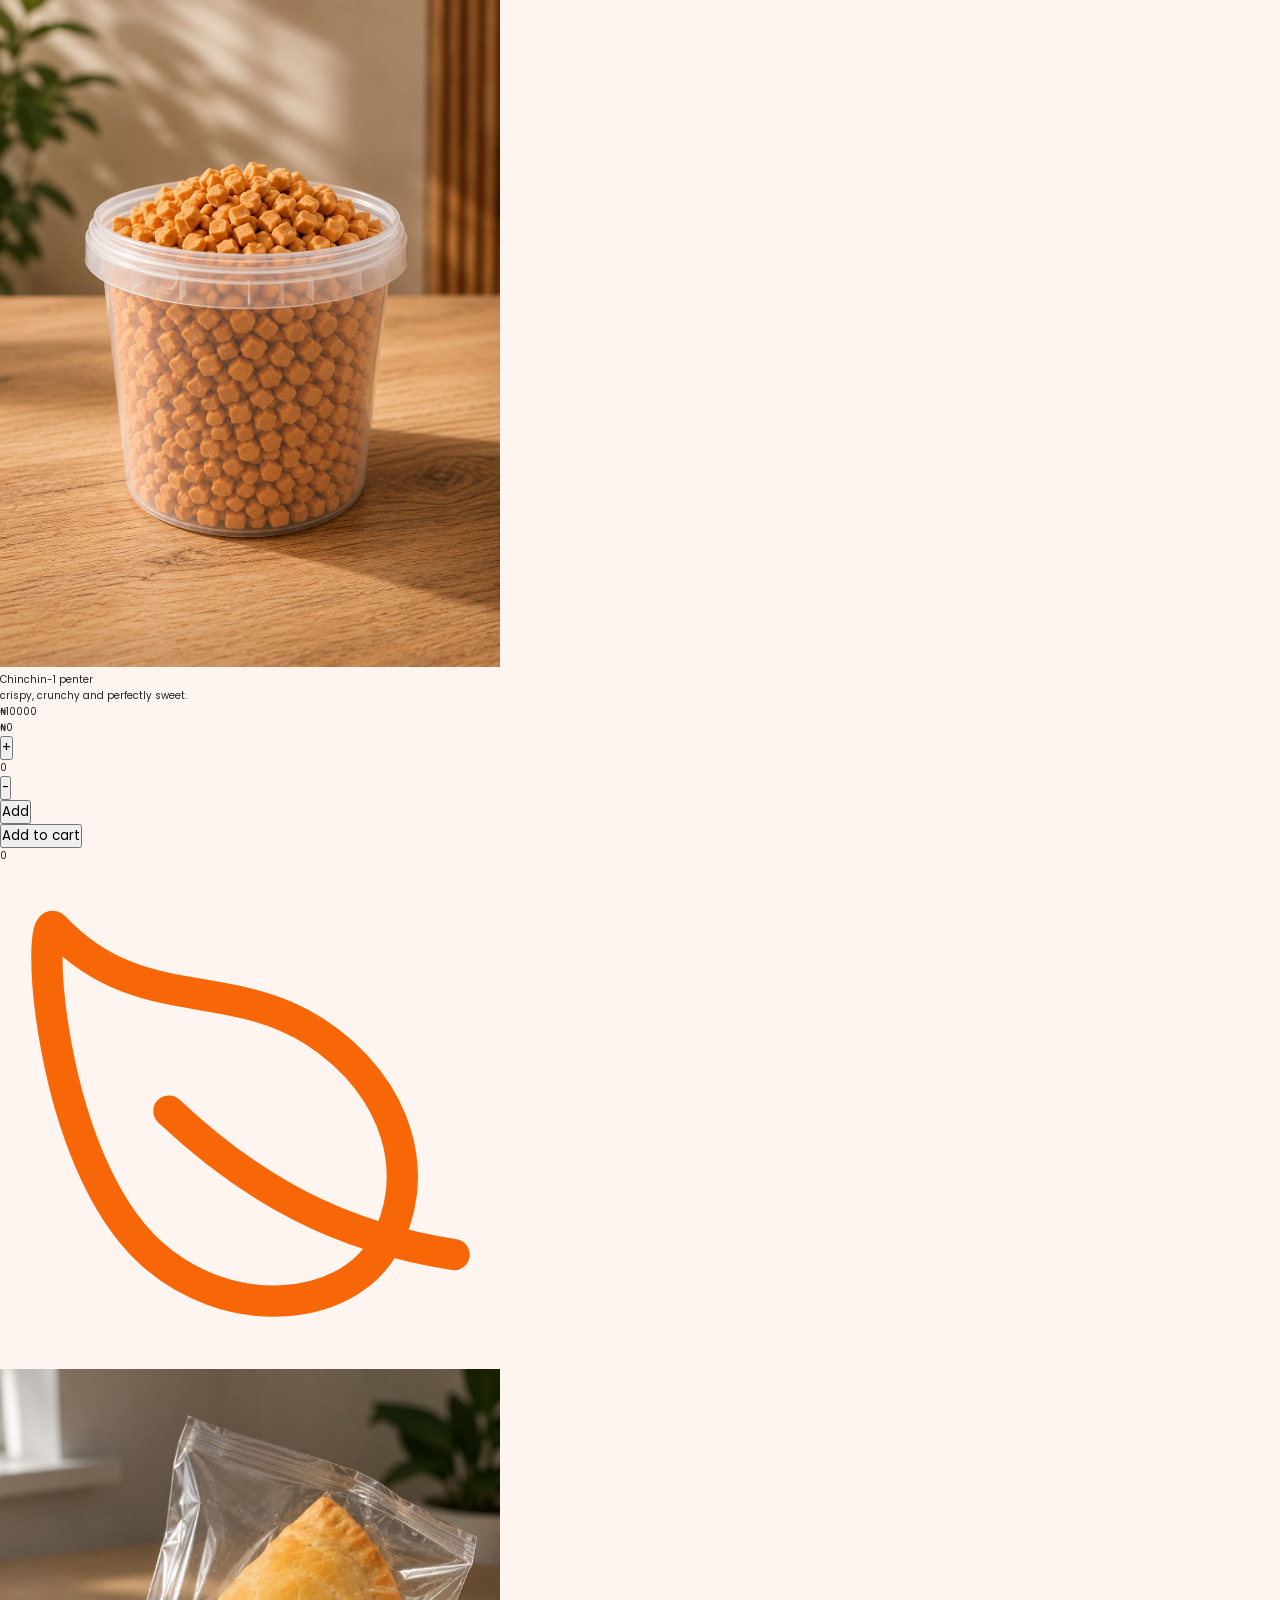
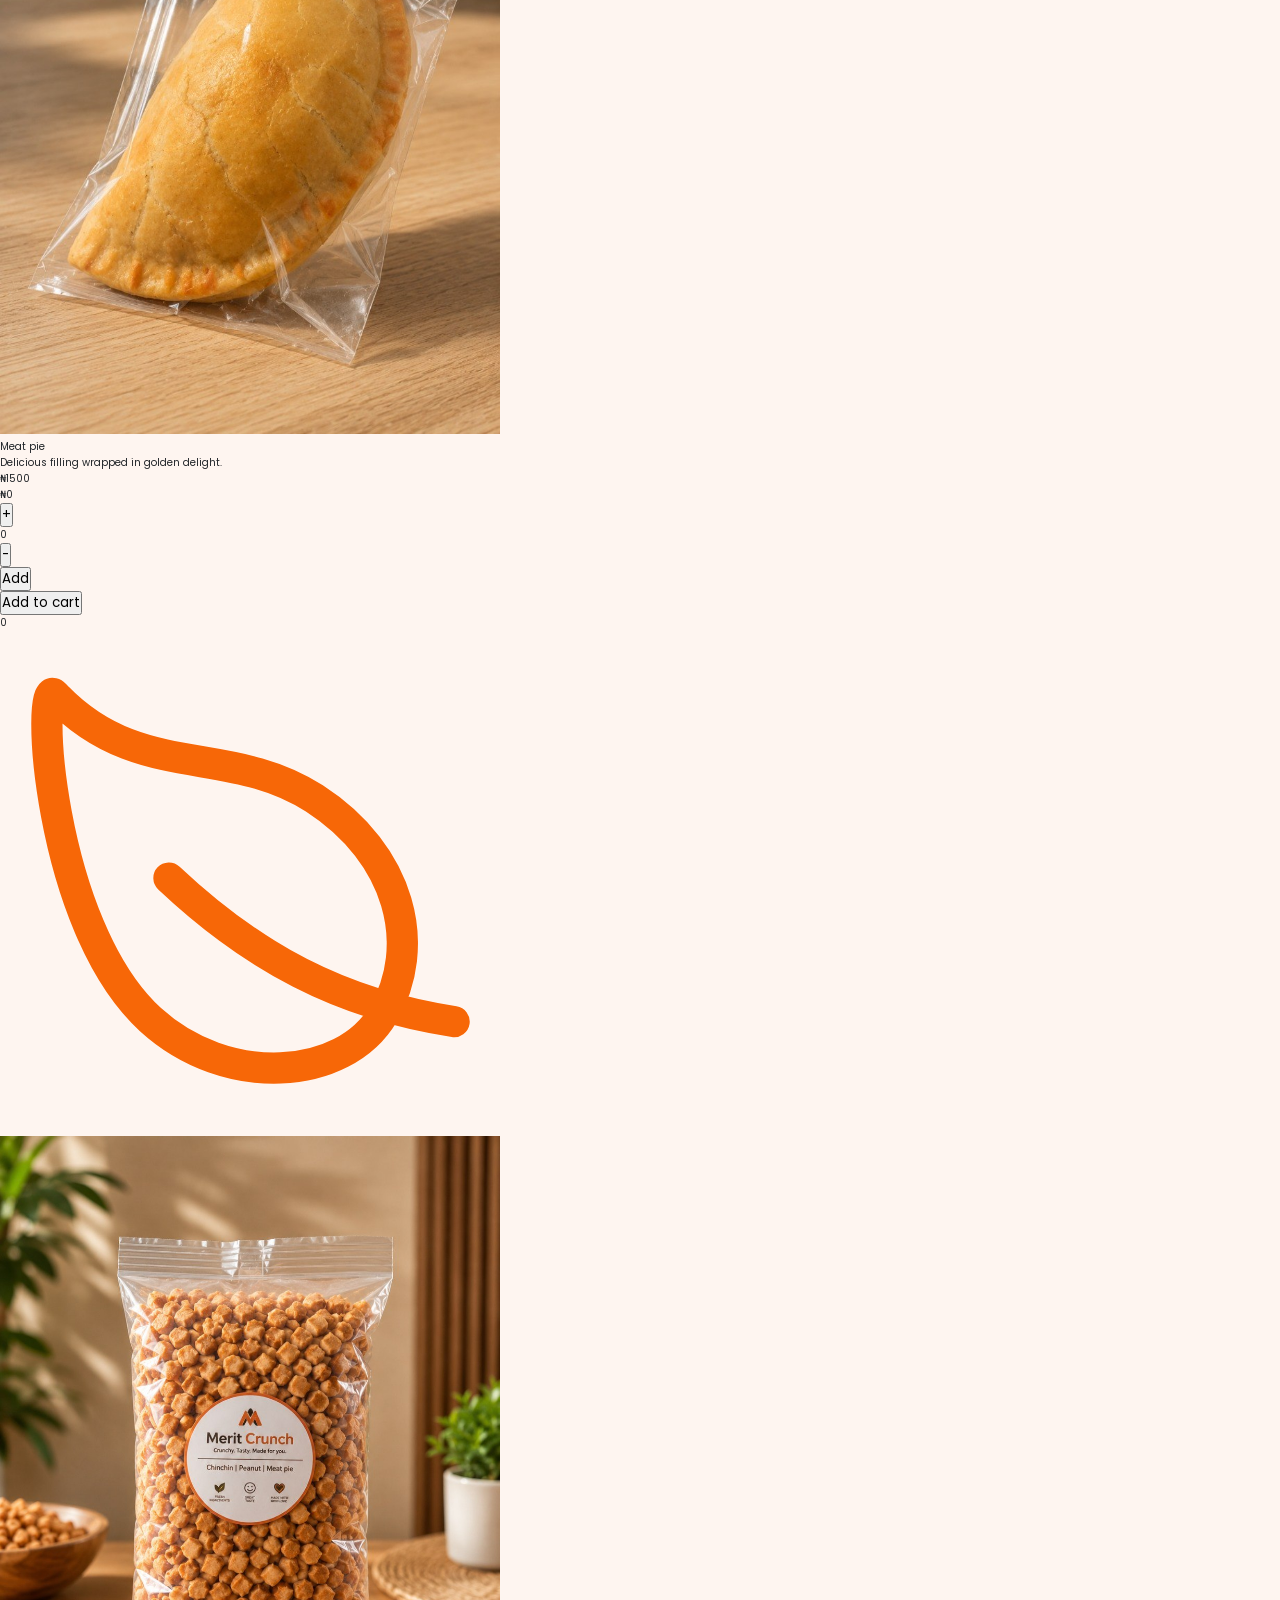
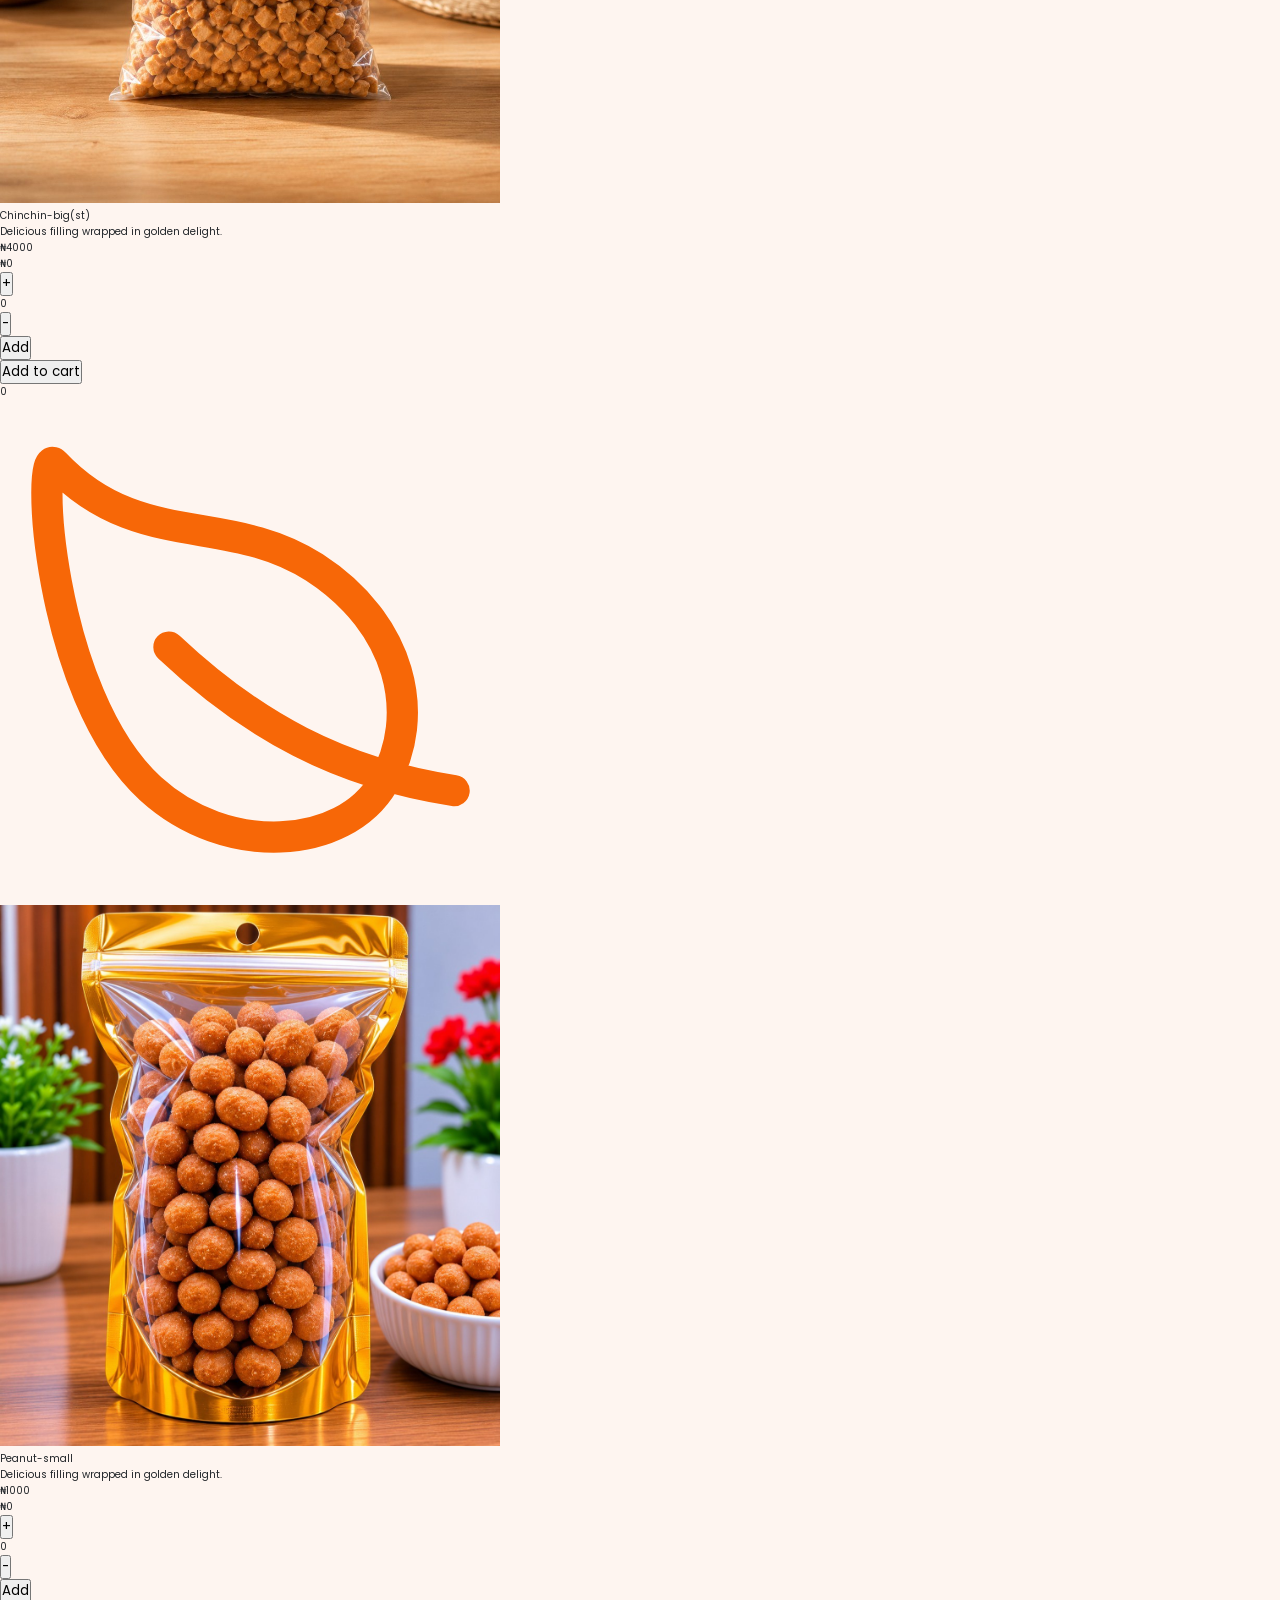
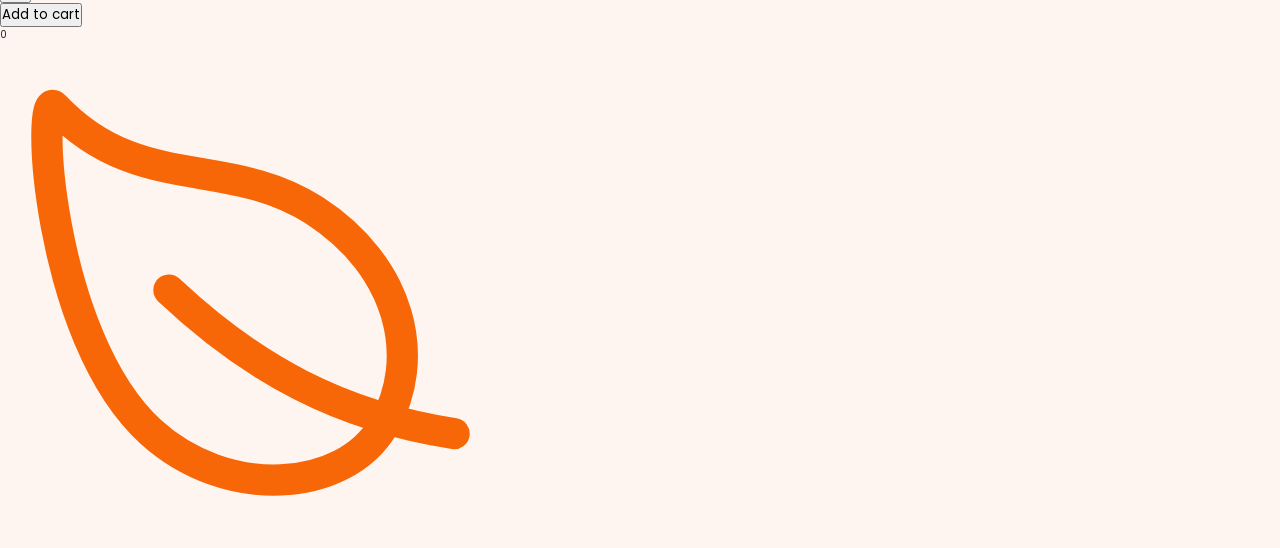
<file: payment.html>
<!DOCTYPE html>
<html lang="en">
<head>
  <meta charset="UTF-8">
  <meta name="viewport" content="width=device-width, initial-scale=1.0">
  <link rel="preconnect" href="https://fonts.googleapis.com">
<link rel="preconnect" href="https://fonts.gstatic.com" crossorigin>
<link href="https://fonts.googleapis.com/css2?family=Poppins:ital,wght@0,100;0,200;0,300;0,400;0,500;0,600;0,700;0,800;0,900;1,100;1,200;1,300;1,400;1,500;1,600;1,700;1,800;1,900&display=swap" rel="stylesheet">
<link rel="stylesheet" href="payment.css">
  <title>Document</title>
</head>
<body>




<!-- 2nd -->
<div class="goods-rap">
<img class="goods-image"  src="image/1 penter of chinching.jpg" alt="">
<div  class="price-details">
<span class="goods-name">Chinchin-1 penter</span>
<p class="goods-discip" >crispy, crunchy and perfectly sweet.</p>
<span  class="price">₦10000</span>

<div class=" choose-rap">
  <div class="choose">
  <span id="result3" class="goods-name">₦0</span>

  <div class="calculat-rap">
  <button onclick="add3()" class="claculate">+</button>
  <!-- cart responsive width 500px -350px 
  -->
 <p id="padd3" class="paddedreswidgt5-3">0</p>
<!-- cart responsive width 500px -350px 
 end -->
  <button onclick="remove3()" class="claculate">-</button></div>
  <!-- cart responsive width 500px -350px 
 -->
 <button  onclick="cart3()" class=" oder-nowreswide5-3">Add</button>
<!-- cart responsive width 500px -350px 
 end -->
</div>

  <button onclick="cart3()"  class="oder-now">Add to cart</button>
  
</div>

</div>

<div class="add">

<p id="padd33" class="paddednone">0</p><p class="padded" id="padded3"></p>

</div>
<div class="leave-direction">
  <img class="leave" src="icon/leaf.svg" alt="">
</div>
</div>
<!-- 2 -->

<!-- 4th -->

<div id="hideonwide5-3" class="hideit">
 <div  class="hideonwide5-3">
<div>
<div class="goods-rap " >

<img class="goods-image" src="image/1 meat pie.jpg" alt="">
<div  class="price-details">
<span class="goods-name">Meat pie</span>
<p  class="goods-discip">Delicious filling wrapped in golden delight.</p>
<span  class="price">₦1500</span>

<div class=" choose-rap">
  <div class="choose">
  <span id="result4" class="goods-name">₦0</span>

  <div class="calculat-rap">
   <button onclick="add4()" class="claculate">+</button>
   <!-- cart responsive width 500px -350px 
  -->
 <p id="padd4" class="paddedreswidgt5-3">0</p>
<!-- cart responsive width 500px -350px 
 end -->
  <button onclick="remove4()" class="claculate">-</button></div>
   <!-- cart responsive width 500px -350px 
 -->
 <button  onclick="cart4()" class=" oder-nowreswide5-3">Add</button>
<!-- cart responsive width 500px -350px 
 end -->
</div>

  <button onclick="cart4()"  class="oder-now">Add to cart</button>
 
</div>


</div>

<div class="add">

<p id="padd44" class="paddednone">0</p><p class="padded" id="padded4"></p>

</div>
<div class="leave-direction">
  <img class="leave" src="icon/leaf.svg" alt="">
</div>
</div></div>
<!-- 4th end -->


<!-- 5th -->

<div>
<div class="goods-rap " >

<img class="goods-image" src="image/Chinchin on big.jpg" alt="">
<div  class="price-details">
<span class="goods-name">Chinchin-big(st)</span>
<p  class="goods-discip">Delicious filling wrapped in golden delight.</p>
<span  class="price">₦4000</span>

<div class=" choose-rap">
  <div class="choose">
  <span id="result5" class="goods-name">₦0</span>

  <div class="calculat-rap">
   <button onclick="add5()" class="claculate">+</button>
<!-- cart responsive width 500px -350px 
  -->
 <p id="padd5" class="paddedreswidgt5-3">0</p>
<!-- cart responsive width 500px -350px 
 end -->
  <button onclick="remove5()" class="claculate">-</button></div><!-- cart responsive width 500px -350px 
 -->
 <button  onclick="cart5()" class=" oder-nowreswide5-3">Add</button>
<!-- cart responsive width 500px -350px 
 end -->
</div>

  <button onclick="cart5()"  class="oder-now">Add to cart</button>
  
</div>


</div>

<div class="add">

<p id="padd55" class="paddednone">0</p><p class="padded" id="padded5"></p>

</div>
<div class="leave-direction">
  <img class="leave" src="icon/leaf.svg" alt="">
</div>
</div></div>
<!-- 5th end -->


<!-- 6th -->
<div>
<div class="goods-rap" >

<img class="goods-image" src="image/chichin-sachet.jpg" alt="">
<div  class="price-details">
<span id="goo" class="goods-name">Peanut-small</span>
<p  class="goods-discip">Delicious filling wrapped in golden delight.</p>
<span  class="price">₦1000</span>

<div class="choose-rap ">
  <div class="choose">
  <span id="result6" class="goods-name">₦0</span>

  <div class="calculat-rap">
   <button onclick="add6()" class="claculate">+</button>
   <!-- cart responsive width 500px -350px 
  -->
 <p id="padd6" class="paddedreswidgt5-3">0</p>
<!-- cart responsive width 500px -350px 
 end -->
  <button onclick="remove6()" class="claculate">-</button></div>
   <!-- cart responsive width 500px -350px 
-->
 <button  onclick="cart6()" class=" oder-nowreswide5-3">Add</button>
<!-- cart responsive width 500px -350px end --> 
</div>

  <button onclick="cart6()"  class="oder-now">Add to cart</button>
 </div>
</div>


<div class="add">

<p id="padd66" class="paddednone">0</p><p class="padded" id="padded6"></p>

</div>
<div class="leave-direction">
  <img class="leave" src="icon/leaf.svg" alt="">
   </div>
</div>
</div>

</div>

</div>

























  <script>

const fileinput=document.getElementById('fileupload');
const uploadimag=document.getElementById('uploadimag');
const btn=document.querySelector('.btn')



btn.addEventListener('click',()=>{
  let thefile=fileinput.files[0]
uploadimag.src=URL.createObjectURL(thefile)
})







// let imagsss=document.getElementById('imagess')





// let html=`<p>${view}

// if (view){

// }
// myarr.push(view)
// imagsss.innerHTML=myarr




// const textwhatsap=document.querySelector('.textwahsap')



// textwhatsap.addEventListener('click',()=>{

//    let masseg= 'HEllo o want to order product peanut big size x2 -meatpie x3'

// const encrypt=encodeURIComponent(imagsss);
// const phone='+2348138621865';
// const whtasapp= `https://wa.me/${phone}?text=${encrypt}`;


// window.open(whtasapp,'_blank')
// })
   

``

  </script>
</body>
</html>
</file>
<file: index.css>
/* global */
*
{
  padding: 0;
  margin: 0;
  box-sizing: border-box;
  font-family: 'poppins',sans-serif;
}

body
{
  background-color:#fef5f0;
color:#212529 ;
}

html
{
  font-size: 62.5%;
}

:root
{

  ---bg-color:#fef5f0;
  --bg-sec-color:#f5d8c8;
  --primarey-colore:#f76707;
  --secondary-color:#ff922b;
  ---third-color:#212529;
  --fourth-color:white;
  --white:white;

  /* font size */

  ---primary-font-5rem:5rem;
  ---secondary-font-3rem:3rem;
  ---third-font-2-5rem-:2.5rem;
  ---fourt-font-2rem:2rem;
  ---fivth-font-1-5rem:1.5rem;
  ---sixth-font-1rem:1rem;
  
}

/* global end */

.container
{
  max-width: 1200px;
  margin: 0 auto;
  width: 90%;
}

a
{
  text-decoration: none;
 color: var(---third-color);
}

p
{
font-size: var(---fivth-font-1-5rem);
}


h1
{
  font-size: var(---primary-font-5rem);
  
}

.crunchy
{
  font-size: 6rem;
}

.head-image
{
  width: 4rem;

}
.btn-image
{
  width: 2rem;
}

.int-image
{
  width: 2.5rem;
}

.logo-text-rap
{
  display: flex;
  flex-direction: column;
align-items: center;


}

header
{
  display: flex;
  justify-content: space-between;
  margin-bottom: 4rem;
padding-top: 2rem;
}






.test
{
  font-style: oblique;
 font-weight: 0;
}


button
{
  font-size: var(---fivth-font-1-5rem);
font-weight: 600;
 border: 0;
 background-color: var(--primarey-colore);
 padding: 2rem;
border-radius: 3rem;
color: var(--white);
display: flex;
justify-content: center;
align-items: center;
gap: 0.8rem;
margin-bottom: 3rem;
width: 15rem;
/* height: 2rem; */
}

button:hover
{
background-color: var(--secondary-color);
  /* box-shadow: 0.2rem 0.2rem 1rem 0rem var(---third-color); */
  transform: scale(1.01,1.01);
  transition:ease 0.2s;
}





.Merit
{
  color: var(---third-color);
}

.feature-head
{
  margin-bottom: 1.5rem;
}
.head-text
{
  color: var(--secondary-color);

  font-size: var(---secondary-font-3rem);
}
.always
{
  color: var(--secondary-color);
  margin-bottom: 1rem;
 
}
.made
{
  color: var(--primarey-colore);
}

.featur-section
{
  display: flex;
  flex-direction: column;
  width: 50rem;

}
.featur-btn
{
  display: flex;
  gap: 2rem;
 
}

.card
{
 
  gap: 1rem;
  display: flex;
  align-items: center;
  width: 20rem;
  background-color: var(--fourth-color);
  padding: 1rem;
  border-radius: 3rem;
  box-shadow: 0.2rem 0.2rem 1rem 0rem var(---third-color);

}

.cards-rap
{
  display: flex;
  gap: 2rem;
  
 width: 100%;
}

.Card-text
{
  display: flex;
flex-direction: column;

}
h3
{
  font-size:var(---fivth-font-1-5rem);
  
}

.p-discription
{
  margin-bottom: 3rem;
}

/* bild image */

.b-image
{
 
  height: 40rem;
  max-width: 100%;
width: 50rem;
border: 2rem solid var(--secondary-color);
border-radius: 2rem;
display: flex;
justify-self:center ;
align-self: flex-end;

}

.text-bold-image-rap
{
 display: flex;
justify-content: space-between;
margin-bottom: 8rem;
align-items: center;
gap: 2rem;
}

/* .teax-width
{
  width: 50rem;

} */
/* bold image end */




/* secton */
.secton-image
{
  width: 100%;
  height: 13rem;
  border-radius: 1rem;
 /* margin-bottom: 1rem; */
 padding: 1rem;
 /* border-radius: 2rem; */
 /* width: 100%; */
}

.image-rap
{
  display: flex;
  flex-direction: column;
  align-items: center;
width: 100%;

}


.secton-image:hover
{
transform: scale(1.5, 1.5);
transition: ease 2s;
border-radius: 3rem;
}

.bottom-image-rap
{
  display: flex;
 align-items: center;
/* gap:2rem; */
 font-size: var(---fivth-font-1-5rem);
/* margin-bottom: 5rem; */
font-weight: 600;
justify-content: space-between;
width: 20rem;

}


.section-rap
{
  display: flex;
gap: 7rem;

/* justify-self: flex-end; */


}
.prodoct-rap
{
  width: 30rem;
  display: flex;
  flex-direction: column;
  gap: 1.5rem;
}

.product-flex
{
  display: flex;
  flex-direction: column;
  gap: 2rem;
}

.section-flex
{
 width: 100%;
  background-color: var(--white);
padding: 3rem 0rem 3rem;


  
}


/* .bag-section{
  background-color: aqua;
} */

.section-container
{
   display: flex;
   align-items: center;
  justify-content: space-between;
  /* max-width: 120rem; */
  margin: 0 auto;
 
 width: 90%;

}



.bottom-imag
{
  width: 2.5rem;
 background-color: var(--primarey-colore);
border-radius: 50%;
padding: 0.5rem;

}

.bottom-imag:hover
{
  background-color:var(--secondary-color) ;

}


.snack
{
  font-size: var(---fourt-font-2rem);
  margin-bottom: -1rem;
}
.our-product
{
  color:  var(--secondary-color);
  display: flex;
  align-self: flex-start;
}
.view-all-products{
 display: none;
}

/* foooter */


.footer-merit-crunch
{
  display: flex;
  flex-direction: column;
}

.down-merite-crunch-rap
{
  display: flex;
  align-items: center;
}

.head-image-down
{
  width: 2rem;
}
.footer-links-rap
{
  display: flex;
  gap: 3rem;
}
.footer-links-rap a{
  text-decoration: none;
  font-size: 1.3rem;
  color: lightgray;
}

footer
{
  display: flex;
 justify-content: space-between;
 max-width: 120rem;
 margin: 0 auto;

 color: lightgray;
 align-items: center;
}
.crunch
{
  color: var(--secondary-color);
}

.footer-rap{
   background-color: rgb(134, 43, 43);
}

/* footer end */

.nav-btn{
  background-color: black;
}

.nav-bnt-rap
{
  display: flex;
}


/* register and loging */

.singup-form {
  display: flex;
  flex-direction: column;
  margin-left: 1rem;
position: relative;
}


.singup-form input{
  width: 30rem;
  height: 4rem;
  border-radius: 5rem;
  border: none;
  padding-left:1rem;
}

.singup-form label{
  font-size: var(---fourt-font-2rem);
}

.singup-form div{
  display: flex;
  flex-direction: column;
}


.form-rap
{
  display: flex;
  flex-direction: column;
  align-items: center;
 gap: 2rem;
 font-size: var(---secondary-font-3rem);
 background-color:var(--white);
 border-bottom-left-radius: 10rem;
 /* border-bottom-right-radius:10rem ; */
 border-top-right-radius: 10rem;
 padding: 0.5rem;
 margin-bottom: 0.5rem;
 
}





 

.waringin,.waringinphone
{
  color: red;
 /* position: absolute;
 top: 60%;
  /* margin-top: 0.2rem; */
 margin-left: 1rem; 
 display: none;
 margin-bottom: -1.6rem;
}

/* .singup-form button
{
  margin-top: 1rem;
} */


.form-option
{
  display: flex;
  font-size: var(---fourt-font-2rem);
  justify-content: center;
  gap: 1rem;
  margin-top: 2rem;
}
.form-option button{
  padding: 0;
  background-color: var(--bg-sec-color);
  color: var(---third-color);
}

.forbtn
{
  width: 10rem;
}

.getting-successful{
 display: none;
position: fixed;
 top: 8%;
 left: 50%;
 transform: translate(-50%,-50%);
}



.getting-successful span
{

   background-color: var(--white);
  height: 5rem;
  width: 20rem;
  display: flex;
  justify-content: center;
  align-items: center;
  padding: 0.5rem;
color: green;
font-size: var(---fourt-font-2rem);
}

.thatpage{
  display: none;
}

.form-ranging{
display: flex;
flex-direction: column;
gap: 4rem;
align-items: center;
}



.showform
{
 
 background-color: var(--bg-sec-color);
  padding: 2rem 4rem;
/* width: 40rem; */
  position: fixed;
top: 50%;
left: 50%;
transform: translate(-50%, -50%);

}


.deatails
{ display: none;
  backdrop-filter: blur(5px);
  width: 100%;
  height: 100%;
  position: fixed;
 top: 50%;
 left: 50%;
 transform: translate(-50%,-50%);
}
.pagesproperties
{
  display: none;

 
}

.allowing
{
  cursor: pointer;
  font-size: var(---fourt-font-2rem);
  font-weight: 600;
}

 .getting-successful .invalid-user
{
  color: red;
}

/* .details-page
{
  display: none;
} */

.please
{
  position: fixed;
  top: 40%;
  left: 40%;
  display: none;
  width: 100%;
  height: 100%;
  backdrop-filter: blur(5px);
}


/* register and login end */

.feature-imag
{
  display: none;
}

.card-flex
{
  display: flex;
  align-items: center;
  gap: 2rem;
  width: 100%;
}

/* sty */

.reveal {
  opacity: 0;
  transform: translateY(50px);
  transition: opacity 0.8s ease, transform 0.8s ease;
}

.reveal.show {
  opacity: 1;
  transform: translateY(0);
}

/* sty */




















/* resposive design */


/* width 1000px up*/
@media(max-width:63rem){


.text-bold-image-rap{

 flex-direction: column;
 margin: 1rem;
}

.b-image{
  align-self: center;
}

.section-rap{
  gap: 2rem;
  width: 100%;

}

.section-container{
  padding: 0rem 3rem;
  width: 90%;
}

.showform
{
 
 background-color: var(--bg-sec-color);
  padding: 2rem 4rem;
/* width: 40rem; */
  position: fixed;
top: 40%;
left: 50%;
transform: translate(-50%, -50%);

}
}





/* resposive desgin */

/* width 900px -1200*/
@media(max-width:57rem){




  html{
    font-size:60% ;
  }







.section-container{
  flex-direction: column;
  padding: 0rem 5rem;
 
}

.prodoct-rap{
  align-self: flex-start;
}


.text-bold-image-rap{
  flex-direction: column;
margin-bottom: 1rem;
}


.b-image{
  align-self: center;
height: 30rem;
}

.section-rap{
  width: 100%;
  gap: 1rem;
   overflow-x: hidden;
scrollbar-width: none;
}

.view-all-products{
font-size: var(---fivth-font-1-5rem);
  border: 2px solid var(--primarey-colore);
  padding: 1rem 0.5rem;
  border-radius: 2rem;
  color: var(--primarey-colore);
  display: flex;
 align-self: flex-start;
 margin-top: 0.2rem;

  
}


.featur-section{
  Width: 100%;
font-size: var(---fivth-font-1-5rem);
}

}



/* width 600px-900px*/

@media(max-width:38rem){
  /* 800px /16px=50rem*/
  /* 50rem x 16 =800 */

  html{
/* 8px/16=57% */
    font-size: 60%;
  }
 
.text-bold-image-rap
{
  flex-direction: column;
  align-items: center;
  margin-bottom: 1rem;

}

.b-image
{
  width: 100%;
  height: 30rem;
align-self: center;
margin-top: 3rem;
}

.section-rap
{
  display: flex;
  gap: 0rem;
  width: 100%;
 overflow-x: scroll;
scrollbar-width: none;
}
.secton-image{
width: auto;
}


.secton-image:hover{
transform: none;
}



.bottom-image-rap{
  display: flex;
justify-content: space-around;
}

.prodoct-rap{
display: flex;
align-self: flex-start;
}

.section-container{
  flex-direction: column;
  padding: 2rem;
  justify-content: center;
}



.card{
    
  justify-content: space-between;
}





.getting-successful
{

left: 50%;

  transform: translate(-50%,-50%);

}

.view-all-products
{
  font-size: var(---fivth-font-1-5rem);
  border: 2px solid var(--primarey-colore);
  padding: 1rem 0.5rem;
  border-radius: 2rem;
  color: var(--primarey-colore);
  display: flex;
 align-self: flex-start;
 margin-top: 0.2rem;
}

.feature-imag
{
display: inline;
  width: 3rem;
}
.card-flex
{
  display: flex;
  gap: 1rem;
  align-items: center;
  
}

.secton-image{
  width: 90%;
 
}

.getting-successful{
  
  left: 50%;
  transform: translate(-50%,-50%);
}

.card{
  width: 100%;
}
.featurerranging{
  margin:auto;
}

.cards-rap
{
  flex-direction: column;

}


}




/* 500px-600px */
@media(max-width:33rem){


  html{
    /* 7px/16= 50%*/
    font-size: 44%;
  }

/* .cards-rap
{
  flex-direction: column;
width: 100%;
  justify-self: center;
  align-items: center;
} */
.featurerranging{
  width: 100%;
}
}




/* 350px-500px*/
@media(max-width:22rem){


  html{
    /* 6px/16= 50%*/
    font-size: 37%;
  }

.card{
  width: 100%;
  justify-content: space-between;
}

.cards-rap
{
  flex-direction: column;
width: 30rem;
  justify-self: center;
  align-items: center;
}

.featurerranging{

width: 100%;

}

.crunchy,.made{
  font-size: 4rem;
}


header{
  display: flex;
  flex-direction: column;
  /* align-items: center; */
}

.topbuynow{
display: none;}




}
</file>
<file: icon/my sister work 2/index.css>
/* global */
*
{
  padding: 0;
  margin: 0;
  box-sizing: border-box;
  font-family: 'poppins',sans-serif;
}

body
{
  background-color:#fef5f0;
color:#212529 ;
}

html
{
  font-size: 62.5%;
}

:root
{

  ---bg-color:#fef5f0;
  --bg-sec-color:#f5d8c8;
  --primarey-colore:#f76707;
  --secondary-color:#ff922b;
  ---third-color:#212529;
  --fourth-color:white;
  --white:white;

  /* font size */

  ---primary-font-5rem:5rem;
  ---secondary-font-3rem:3rem;
  ---third-font-2-5rem-:2.5rem;
  ---fourt-font-2rem:2rem;
  ---fivth-font-1-5rem:1.5rem;
  ---sixth-font-1rem:1rem;
  
}

/* global end */

.container
{
  max-width: 1200px;
  margin: 0 auto;
  width: 90%;
}

a
{
  text-decoration: none;
 color: var(---third-color);
}

p
{
font-size: var(---fivth-font-1-5rem);
}


h1
{
  font-size: var(---primary-font-5rem);
  
}

.crunchy
{
  font-size: 6rem;
}

.head-image
{
  width: 4rem;

}
.btn-image
{
  width: 2rem;
}

.int-image
{
  width: 2.5rem;
}

.logo-text-rap
{
  display: flex;
  flex-direction: column;
align-items: center;


}

header
{
  display: flex;
  justify-content: space-between;
  margin-bottom: 4rem;
padding-top: 2rem;
}






.test
{
  font-style: oblique;
 font-weight: 0;
}


button
{
  font-size: var(---fivth-font-1-5rem);
font-weight: 600;
 border: 0;
 background-color: var(--primarey-colore);
 padding: 2rem;
border-radius: 3rem;
color: var(--white);
display: flex;
justify-content: center;
align-items: center;
gap: 0.8rem;
margin-bottom: 3rem;
width: 15rem;
/* height: 2rem; */
}

button:hover
{
background-color: var(--secondary-color);
  /* box-shadow: 0.2rem 0.2rem 1rem 0rem var(---third-color); */
  transform: scale(1.01,1.01);
  transition:ease 0.2s;
}





.Merit
{
  color: var(---third-color);
}

.feature-head
{
  margin-bottom: 1.5rem;
}
.head-text
{
  color: var(--secondary-color);

  font-size: var(---secondary-font-3rem);
}
.always
{
  color: var(--secondary-color);
  margin-bottom: 1rem;
 
}
.made
{
  color: var(--primarey-colore);
}

.featur-section
{
  display: flex;
  flex-direction: column;
  width: 50rem;

}
.featur-btn
{
  display: flex;
  gap: 2rem;
 
}

.card
{
  display: flex;
  gap: 1rem;
  display: flex;
  align-items: center;
  width: 20rem;
  background-color: var(--fourth-color);
  padding: 1rem;
  border-radius: 3rem;
  box-shadow: 0.2rem 0.2rem 1rem 0rem var(---third-color);

}

.cards-rap
{
  display: flex;
  gap: 2rem;
  
 
}

.Card-text
{
  display: flex;
flex-direction: column;

}
h3
{
  font-size:var(---fivth-font-1-5rem);
  
}

.p-discription
{
  margin-bottom: 3rem;
}

/* bild image */

.b-image
{
 
  height: 40rem;
  max-width: 50rem;
width: 100%;
border: 2rem solid var(--secondary-color);
border-radius: 2rem;
display: flex;
justify-self:center ;
align-self: flex-end;

}

.text-bold-image-rap
{
 display: flex;
justify-content: space-between;
margin-bottom: 8rem;
align-items: center;
gap: 2rem;
}

/* .teax-width
{
  width: 50rem;
} */
/* bold image end */




/* secton */
.secton-image
{
  width: 23rem;
  height: 13rem;
  border-radius: 1rem;
 /* margin-bottom: 1rem; */
 padding: 1rem;
 /* border-radius: 2rem; */
 /* width: 100%; */
}

.image-rap
{
  display: flex;
  flex-direction: column;
  align-items: center;
/* width: 10%; */

}


.secton-image:hover
{
transform: scale(1.5, 1.5);
transition: ease 2s;
border-radius: 3rem;
}

.bottom-image-rap
{
  display: flex;
 align-items: center;
/* gap:2rem; */
 font-size: var(---fivth-font-1-5rem);
/* margin-bottom: 5rem; */
font-weight: 600;
justify-content: space-between;
width: 20rem;

}


.section-rap
{
  display: flex;
gap: 7rem;
justify-self: flex-end;


}
.prodoct-rap
{
  width: 30rem;
  display: flex;
  flex-direction: column;
  gap: 1.5rem;
}

.product-flex
{
  display: flex;
  flex-direction: column;
  gap: 2rem;
}

.section-flex
{
 width: auto;
  background-color: var(--white);
padding: 3rem 0rem 3rem;


  
}


/* .bag-section{
  background-color: aqua;
} */

.section-container
{
   display: flex;
   align-items: center;
  justify-content: space-between;
  max-width: 120rem;
  margin: 0 auto;
 
 width: 100%;

}



.bottom-imag
{
  width: 2.5rem;
 background-color: var(--primarey-colore);
border-radius: 50%;
padding: 0.5rem;

}

.bottom-imag:hover
{
  background-color:var(--secondary-color) ;

}


.snack
{
  font-size: var(---fourt-font-2rem);
  margin-bottom: -1rem;
}
.our-product
{
  color:  var(--secondary-color);
  display: flex;
  align-self: flex-start;
}
.view-all-products{
 display: none;
}

/* foooter */


.footer-merit-crunch
{
  display: flex;
  flex-direction: column;
}

.down-merite-crunch-rap
{
  display: flex;
  align-items: center;
}

.head-image-down
{
  width: 2rem;
}
.footer-links-rap
{
  display: flex;
  gap: 3rem;
}
.footer-links-rap a{
  text-decoration: none;
  font-size: 1.3rem;
  color: lightgray;
}

footer
{
  display: flex;
 justify-content: space-between;
 max-width: 120rem;
 margin: 0 auto;

 color: lightgray;
 align-items: center;
}
.crunch
{
  color: var(--secondary-color);
}

.footer-rap{
   background-color: rgb(134, 43, 43);
}

/* footer end */

.nav-btn{
  background-color: black;
}

.nav-bnt-rap
{
  display: flex;
}


/* register and loging */

.singup-form {
  display: flex;
  flex-direction: column;
  margin-left: 1rem;
position: relative;
}


.singup-form input{
  width: 30rem;
  height: 4rem;
  border-radius: 5rem;
  border: none;
  padding-left:1rem;
}

.singup-form label{
  font-size: var(---fourt-font-2rem);
}

.singup-form div{
  display: flex;
  flex-direction: column;
}


.form-rap
{
  display: flex;
  flex-direction: column;
  align-items: center;
 gap: 2rem;
 font-size: var(---secondary-font-3rem);
 background-color:var(--white);
 border-bottom-left-radius: 10rem;
 /* border-bottom-right-radius:10rem ; */
 border-top-right-radius: 10rem;
 padding: 0.5rem;
 margin-bottom: 0.5rem;
 
}





 

.waringin,.waringinphone
{
  color: red;
 /* position: absolute;
 top: 60%;
  /* margin-top: 0.2rem; */
 margin-left: 1rem; 
 display: none;
 margin-bottom: -1.6rem;
}

/* .singup-form button
{
  margin-top: 1rem;
} */


.form-option
{
  display: flex;
  font-size: var(---fourt-font-2rem);
  justify-content: center;
  gap: 1rem;
  margin-top: 2rem;
}
.form-option button{
  padding: 0;
  background-color: var(--bg-sec-color);
  color: var(---third-color);
}

.forbtn
{
  width: 10rem;
}

.getting-successful{
 display: none;
position: fixed;
 top: 8%;
 left: -50%;
 transform: translate(-50%,-50%);
}



.getting-successful span
{

   background-color: var(--white);
  height: 5rem;
  width: 20rem;
  display: flex;
  justify-content: center;
  align-items: center;
  padding: 0.5rem;
color: green;
font-size: var(---fourt-font-2rem);
}

.thatpage{
  display: none;
}

.form-ranging{
display: flex;
flex-direction: column;
gap: 4rem;
align-items: center;
}



.showform
{
 
 background-color: var(--bg-sec-color);
  padding: 2rem 4rem;
/* width: 40rem; */
  position: fixed;
top: 40%;
left: 50%;
transform: translate(-50%, -50%);

}


.deatails
{ display: none;
  backdrop-filter: blur(5px);
  width: 100%;
  height: 100%;
  position: fixed;
 top: 0;
 left: 0;
}
.pagesproperties
{
  display: none;

 
}

.allowing
{
  cursor: pointer;
  font-size: var(---fourt-font-2rem);
  font-weight: 600;
}

 .getting-successful .invalid-user
{
  color: red;
}

/* .details-page
{
  display: none;
} */

.please
{
  position: fixed;
  top: 40%;
  left: 40%;
  display: none;
  width: 100%;
  height: 100%;
  backdrop-filter: blur(5px);
}


/* register and login end */

.feature-imag
{
  display: none;
}

.card-flex
{
  display: flex;
  align-items: center;
  gap: 2rem;
}


























/* resposive design */


/* width 1000px-800px */
@media(max-width:63rem){

.text-bold-image-rap{
 flex-direction: column;
 margin: 1rem;
}

.b-image{
  align-self: center;
}

.section-rap{
  gap: 2rem;
}

.section-container{
  padding: 0rem 3rem;
  width: 100%;
}
}





/* width 800px-500px */
@media(max-width:50rem){
  /* 800px /16px=50rem*/
  /* 50rem x 16 =800 */

  html{
    /* 9px /16= */
    font-size:56% ;
  }
    
/* .featur-btn{
margin-bottom: 8rem;
} */


.section-container{
  flex-direction: column;
  padding: 0rem 5rem;
  /* width: 100%; */
}

.prodoct-rap{
  align-self: flex-start;
}


.text-bold-image-rap{
  flex-direction: column;
margin-bottom: 1rem;
}


.b-image{
  align-self: center;
height: 30rem;
}

.section-rap{
  gap: 1rem;
  
}

.view-all-products{
font-size: var(---fivth-font-1-5rem);
  border: 2px solid var(--primarey-colore);
  padding: 1rem 0.5rem;
  border-radius: 2rem;
  color: var(--primarey-colore);
  display: flex;
 align-self: flex-start;
 margin-top: 0.2rem;

  
}

}



/* width 500px-350px */

@media(max-width:37rem){
  /* 500px /16px=32rem*/
  /* 32rem x 16 =500 */

  html{
/* 8px/16=50% */
    font-size: 45%;
  }
 
.text-bold-image-rap
{
  flex-direction: column;
  align-items: center;
  margin-bottom: 1rem;

}

.b-image
{
  width: 100%;
  height: 30rem;
align-self: center;
margin-top: 3rem;
}

.section-rap
{
  display: flex;
  gap: 0rem;
 
}
.secton-image{
width: 100%;
}




.bottom-image-rap{
  display: flex;
justify-content: space-around;
}

.prodoct-rap{
display: flex;
align-self: flex-start;
}

.section-container{
  flex-direction: column;
  padding: 2rem;
  justify-content: center;
}


.cards-rap
{
  flex-direction: column;
}
.card{
  width: 100%;
  justify-content: space-between;
}





.getting-successful
{
left: 50%;
  transform: translate(-50%,-50%);
}

.view-all-products
{
  font-size: var(---fivth-font-1-5rem);
  border: 2px solid var(--primarey-colore);
  padding: 1rem 0.5rem;
  border-radius: 2rem;
  color: var(--primarey-colore);
  display: flex;
 align-self: flex-start;
 margin-top: 0.2rem;
}

.feature-imag
{
display: inline;
  width: 3rem;
}
.card-flex
{
  display: flex;
  gap: 1rem;
  align-items: center;
}

.secton-image{
  width: 90%;
 
}

.getting-successful{
  
  left: 50%;
  transform: translate(-50%,-50%);
}

}
</file>
<file: main.css>
/* global */
*
{
  padding: 0;
  margin: 0;
  box-sizing: border-box;
  font-family: 'poppins',sans-serif;
}

body
{
  background-color:#fef5f0;
color:#212529 ;
}

html
{
  font-size: 62.5%;
}

:root
{

  ---bg-color:#fef5f0;
  --primarey-colore:#f76707;
  --secondary-color:#ff922b;
  ---third-color:#212529;
  --fourth-color:#f5d8c8;
 --white:white;

  /* font size */

  ---primary-font-5rem:5rem;
  ---secondary-font-3rem:3rem;
  ---third-font-2-5rem-:2.5rem;
  ---fourt-font-2rem:2rem;
  ---fivth-font-1-5rem:1.5rem;
  ---sixth-font-1rem:1rem;
  
}

/* global end */

.container
{
  max-width: 1200px;
  width: 90%;
  margin: 0 auto;
}


.cart-image
{width: 3rem;}

header
{
  display: flex;
justify-content: space-between;
  padding: 0.5rem 2rem;
  align-items: center;

  position: fixed;
  
 top: 0%;

  background-color: var(--fourth-color);
  width: 136rem;
z-index: 1;
}






.cart-rap{
  display: flex;
  flex-direction: column;
    position: fixed;
  top: 15%;
  right: 0%;
  padding-right: 1rem;
}

/* .cart-direction
{

} */


.cart
{

  align-self: center;
color: var(--primarey-colore);
 font-size: var(---third-font-2-5rem-);
margin-bottom: -1.1rem;


}


/* maini- BG */
.BG-image
{
background-image: linear-gradient(rgba(0, 0, 0, 0.267)) , url(image/packed\ all\ main.jpg);

background-size: cover;
 background-position: center;

  width: 100%;
  margin-left: auto;
  margin-right: auto;
  margin-bottom: 5rem;
  margin-top: 6rem;
} 


/* MAIN-BG end */



.main-text
{
  max-width: 120rem;
  margin: 0 auto;
  display: flex;
  flex-direction: column;
  align-items: center;
padding: 15rem;
color: var(---bg-color);
font-size: var(---secondary-font-3rem);
}

.call
{
  width: 3rem;
  cursor: pointer;

}



.p-contact
{
  display: flex;
  align-items: center;
  font-size: var(---fivth-font-1-5rem);
}
.contact
{
  display: flex;
  flex-direction: column;
  align-items: center;
}

.head-image
{
  width: 8rem;
  display: flex;
  
}

.head-text
{
  font-size: var(---secondary-font-3rem);
  color: var(--secondary-color);
 display: flex;
 

 flex-direction: column;
}
.Merit
{
  color: var(---third-color);
  margin-bottom: -1.8rem;
  display: flex;
  align-items: center;
  justify-content: center;
 height: 5rem;
}

.m-image
{
  display: flex;
  align-self: flex-start;
}

.head-rap
{
  display: flex;
 align-items: center;
justify-self: center;
/* margin-left: -20rem; */
/* align-items: flex-end; */

}
.contact-text
{
  font-size: var(---fivth-font-1-5rem);
  margin-bottom: -0.7rem;
}


.goods-image
{
  width: 20rem;
  height: 14rem;
  border-radius: 2rem;
}

/* .goods-image:hover
{
  transform: scale(1.5,1.5);
  transition: ease 2s;
} */


.goods-rap
{
  display: flex;
 
width: 100%;
/* height: 20rem; */
gap: 1rem;
align-items: center;
border: 2px solid lightgrey;
padding: 2rem;
 border-radius: 2rem;
 /* box-shadow: 0rem 0.3rem 1rem 0rem var(---third-color); */
}

.goods-ranging{
  display: flex;
  flex-direction: column;
  gap: 3rem;
}

.hideonwide5-3
{
  display: flex;
  flex-direction: column;
  gap: 3rem;
}

.cart-responsive
{
  display: none;
}

.goods-flex
{
  display: grid;
 grid-template-columns: repeat(2,1fr);

column-gap: 3rem;
row-gap: 4rem;

  
 margin: 2rem;
}

.navbuttom-direction{
display: none;

}

.price-details
{
  display: flex;
  flex-direction: column;
  gap: 0.5rem;
width: 17rem;
}

.choose
{
  display: flex;
  gap: 1rem;
  align-items: center;
  justify-content: space-between;
}
.claculate

{
  border: 0;
  background-color: var(--primarey-colore);
  width: 4rem;
border-radius: 1rem;

color: var(--white);
font-size: 2rem;

cursor: pointer;
}
.calculat-rap
{
  display: flex;
  gap: 0.5rem;
  align-items: center;
}



.oder-now
{
  border: 0;
  background-color: var(--primarey-colore);
border-radius: 1rem;
padding: 1rem;
color: var(--white);
cursor: pointer;
}

.oder-nowreswide5-3
{
  display: none;
  cursor: pointer;
}

.choose-rap
{
  display: flex;
  flex-direction: column;
  gap: 1rem;
}

.goods-name
{
  font-size: var(---fivth-font-1-5rem);
  font-weight: 600;
}

.price
{
  font-size: 1.1rem;
  font-weight: 600;
}

button:active
{
  background-color: var(--secondary-color);
}

.add
{
  align-self: flex-start;
  font-size: var(---third-font-2-5rem-);
  display: flex;
  flex-direction: column;
  align-items: center;

  width: 4rem;
  height: 4rem;
  padding-left: 1.5rem;
}

.padded
{
  font-size: 1.5rem;
  color: green;
  font-weight: 600;
 
}

.leave
{
  width: 3rem;
}
.leave-direction
{
  display: flex;
margin-left: -2rem;
  align-self: flex-end;
  
}

.gride-direction
{
  /* max-width: 1200px;
  margin: 0 auto; */
  display: flex;
  justify-content: center;


}



/* last before footer */

.product-disc
{
  display: flex;
  flex-direction: column;
  width: 20rem;
}

.product-contact,.folluw-us-rap
{
  display: flex;
  font-size: var(---fivth-font-1-5rem);
}
.down-contact
{
  display: flex;
  flex-direction: column;
  align-items: center;
  gap: 0.5rem;
}

.folluw-us-rap
{
  display: flex;
  flex-direction: column;
  gap: 0.5rem;
}

.down-disc-rap
{
  display: flex;
  gap: 5rem;
  /* align-items: center; */
    padding: 2rem;
  width: 100rem;
justify-content: space-between;
   
}

.befoer-footer-background{
   background-color: var(--fourth-color);
   margin-top: 5rem;
}

.down-disc-direction
{

  display: flex;
  justify-content: center;
  align-items: center;
}

.down-whatsapp
{
  border:2px solid var(--primarey-colore);
  border-radius: 4rem;
  display: flex;
justify-content: center;
align-items: center;
width: 20rem;
height: 5rem;
gap: 0.5rem;
font-size: var(---fivth-font-1-5rem);
background-color: var(---bg-color);

}


.down-whatsapp:active
{
  background-color: var(---bg-color);
  border:2px solid var(--secondary-color);
}
.ready-to-crunch
{
  font-size: var(---fivth-font-1-5rem);
  font-weight: 600;
  color: var(--primarey-colore);
}


.media-logo-rap
{
  display: flex;
  gap: 0.5rem;
}

/* footer */

.footer-merit-crunch
{
  display: flex;
  flex-direction: column;
}

.down-merite-crunch-rap
{
  display: flex;
  align-items: center;
}

.head-image-down
{
  width: 2rem;
}
.footer-links-rap
{
  display: flex;
  gap: 3rem;
}
.footer-links-rap a{
  text-decoration: none;
  font-size: 1.3rem;
  color: lightgray;
}

footer
{
  display: flex;
 justify-content: space-between;
 max-width: 120rem;
 margin: 0 auto;

 color: lightgray;
 align-items: center;
}
.crunch
{
  color: var(--secondary-color);
}

.footer-rap{
   background-color: #862b2b;
   
}


/* recent order */

.recent-0rder-image
{
  display: flex;
align-items: center;
justify-self: flex-start;
  gap: 1rem;
 font-size: 1.2rem;

}

.all-oders{
 display: flex;
width: 45rem;
 align-items: center;
justify-content: space-between;
margin-bottom: 1rem;
}




.recent-order-direction
{
  display: flex;
  justify-content: center;
  flex-direction: column;

border: 2px solid gray;

width: 100%;
  margin-bottom: 2rem;
  
}


/* .recent-order-rap
{


  display: grid;
  grid-template-columns: repeat(4,1fr);
 
  column-gap: 8rem;
  justify-items: center;
  align-items: center;
  gap: 0.2rem;
  padding-left: 1rem;

 min-height: 2rem;

} */


.order-flex
{
  /* display: flex;
  justify-content: space-between;
 align-items: center; */
width: 100%;
 display: grid;
 grid-template-columns: repeat(4, 1fr);
 justify-items: flex-end;
  align-items: center;
margin-left: 0.5rem;
}

/* .remover-order{
  display: none;
} */

.centring
{
  
/* margin-top: -0.2rem; */
}

.recent-image-js
{
  width: 3rem;
  height: 3rem;
  border-radius: 1rem;
}


.spanning
{
  margin-bottom: 1rem;
/* padding-left: 1rem; */

  display: flex;
background-color: gray;
  justify-content: space-between;
  align-items: center;
}

.input-rap
{
  margin-bottom: 1rem;
 
}


/* pop up */

.overall-direction
{

position: fixed;
top: 5%;
left: 0%;


}

.overall-recent-order
{
  display: none;
  width: 100%; 
  height: 100%;

   position: fixed;
top: 10%;
left: 0;

backdrop-filter: blur(5px);
} 


form
{
  background-color: var(--fourth-color);
 
}

.recent-order-btn
{
  background-color: var(---third-color);
  color: white;
  width: 6rem;
  padding: 0.5rem 1rem;
 
  display: flex;
  justify-content: center;
}

.recent-order-btn:hover{
  background-color: #212529;
}

.order-input-btn
{
  display: flex;
justify-content: flex-end;
}
textarea
{
  align-content: center;
  padding-left: 1rem;
  width: 50rem;
border: 0;
outline: none;
}

.total-orders
{
  display: flex;
  gap: 0.1rem;
color: var(--white);
margin-left: -6rem;
}

.close-popu
{
  width: 3rem;
}

.nav-btn{
  border: 0;
  color: var(---third-color);
  background-color: var(---bg-color);
  font-size: var(---fivth-font-1-5rem);

}

.nav-bnt-rap
{
  display: flex;

  gap: 2rem;
}

/* -selection pop up */

.make-selection{
  background-color: var(---third-color);
  width: 25rem;
  display: flex;
  flex-direction: column;
justify-content: center;
align-items: center;
gap: 1rem;
padding: 1rem;
font-size: var(---fivth-font-1-5rem);
  color: var();
  font-weight: 600;
  border-radius: 1rem;
  color: var(--white);
}

.selction-btn 
{
background-color: gray;
padding: 1rem;
border: 0;
color: var(--white);
border-radius: 0.5rem;

}
.selction-btn:hover
{
  background-color:grey;
}

.selction-btn:active{
  background-color: lightgrey;
}


.selection-rap
{
  display: none;
  position: fixed;
  top: 50%;
  left: 50%;

  transform: translate(-50%,-50%);
}



/* make-selection pop up  end*/

/* live chat */

.text-rap
{
  background-color: var(---bg-color);

  height: 45rem;
  width: 35rem;
  
  margin: 1rem;
position: relative;
border: 2px solid lightgray;
}

.text-fixed
{
  position: absolute;
  bottom: 1%;
  margin-bottom: -0.5rem;
 width: 100%;
}

.input-text
{
  width: 100%;
 height: 2rem;
 outline: none;
 border: 0;

background-color: lightgray;
 padding: 1rem;

}

.inputlive-rap
{
display: flex;
justify-content: space-between;
height: 4rem;

align-items: center;
display: none;
border-top:  2px solid black;
background-color: lightgray;

}
.send-rap
{
  display: flex;
  align-items: center;
  
}
.input-btn
{
  height: 2rem;
 width: 4rem;
  border-radius: 5rem;
  border: 0;
  background-color: lightgray;
}

.input-btn:active
{
background-color: lightgray;
}


.input-btn-image
{
  width: 3rem;
 

}
.pj
{
  color: var(---third-color);
 display: flex;
width: 20rem;
flex-direction: row-reverse;
justify-self: flex-end;
margin-right: 0.5rem;
font-size: var(---fivth-font-1-5rem);
}
.text-height
{
  width: 100%;
  max-height: 32rem;
  overflow: scroll;

   overflow-x: hidden;
padding-bottom: 1rem;
}

.live-chat
{
  color: var(--white);
  justify-content: center;
  display: flex;
  padding: 1rem;
}
.all-text-position
{
  position: fixed;
  right: 1%;
  bottom: 1%;
display: none;
}
.chat-image
{
  width: 5rem;
  position: fixed;
right: 4%;
bottom: 10%;
}

.chat-head
{
  display: flex;
  justify-content: space-between;
background-color: var(--secondary-color);
}
.live-chat
{
  color: var(---third-color);
  font-size: var(---fourt-font-2rem);
}

.agree
{
  font-size: var(---sixth-font-1rem);
}

.agree-btn{
background-color:lightgray;
border: 0;
width: 3rem;
padding: 0.3rem 0.6rem;
border-radius: 0.2rem;
}


.yes
{
  width: auto;
  background-color: var(--primarey-colore);
  color: var(--white);
}

.no{
  width: auto;
  background-color:lightgray;
 
}
.no:active{
  background-color:var(--white);
}

.agree-btn-rap
{
  display: flex;
  gap: 2rem;
}



.agree-direction
{
  position: absolute;
  top: 50%;
  right: 7%;
  display: none;
 
}

.help-btn-rap
{
  display: flex;
justify-content: space-between;

}

.option-btn
{
  background-color: var(---third-color);
  color: var(--white);
 border: 0;
 padding: 0.5rem 1rem;
 border-radius: 1.5rem;
 cursor: pointer;

}


.option-btn:active {
background-color:#75d475;
transform: scale(1.02,1.02);
}



.green
{
  background-color: #75d475;
}


.FAQ-list
{
  display: none;
  
}
.chta-option
{
  display: flex;
  gap: 1rem;
  display: none;
}

.lists
{
  font-size: var(---fivth-font-1-5rem);
  font-weight: 600;
cursor: pointer;
}

.FAQ-rap
{
  display: flex;
  flex-direction: column;
  gap: 0.5rem;
padding-left: 0.5rem;
margin-top: 1rem;
}
/* warnings */
.empty-cart
{
  width: 10rem;
  background-color:var(---third-color);
  color:var(--white);
  display: flex;
  justify-content: center;
  border-radius: 2rem;
  padding: 0.2rem;
  position: fixed;
  top: 10%;
  left: 50%;
  transform: translate(-50%,-50%);
  z-index: 1;
}
.empty-cart-rap
{
  display: none;
}


.no-location
{
  width: 15rem;
  padding: 0.5rem 0.1rem;
  display: flex;
  align-items: center;
}

.no-location-rap
{
  display: none;
  position: fixed;
  top: 10%;
 z-index: 1;
  transform: translate(-50%,-50%);
}



/* warnings end */

/* loading sign */

@keyframes move
{
from{
left: 2rem;
}

t {
  right: 0;
}

}

.the-move
 {
  animation: move  0.2s infinite alternate;
position: relative;

 }
.load
{
  width: 4rem;
  height: 0.5rem;
  background-color: green;
 transform: scale(2.5);
  
}

.loading-rap{
  display: flex;
  flex-direction: column;
  gap: 1rem;
 justify-content: center;
align-items: center;
   background-color: var(---bg-color); 
  width: 30rem;
height: 35rem;
position: fixed;
 top: 30%;
 left: 50%;
 transform: translate(-50%,-50%);
border: 2px solid var(--secondary-color);

}





/* loading sign end */





/* payment */
.ul-payment{
  display: flex;
  flex-direction: column;
  gap: 1.5rem;
  width: auto;
 
}

.ul-payment li
{
display: flex;
gap: 1rem;
border: 2px solid var(--fourth-color);
font-size: var(---fourt-font-2rem);
padding: 0.5rem;
justify-content: space-between;

}

.payment-bnt
{
  border: 0;
background-color: var(--primarey-colore);
 width: 20rem;
  color: var(--white);
  padding: 1rem 0.5rem;
  border-radius: 5rem;
}

.payment-bnt:active{
background-color:var(--secondary-color);
}

.payment-rap
{
  display: flex;
  flex-direction: column;
  gap: 2rem;
  width: auto;
height: auto;
 position: fixed;
 margin-top: 1rem;
 left: 40%;
justify-content: center;
align-items: center;
    background-color: var(---bg-color);
   padding: 1rem;
border: 2px solid var(--fourth-color);
padding: 4rem;
 /* transform: translate(-50%,-50%); */
}

.all-pay-page,.payment-hide,.the-move-rap
{
  width: 100%;
  height: 100%;
  position: fixed;
  top: 0;

  backdrop-filter: blur(5px);
  display: none;
  z-index: 1;

}

.please-upload{
  background-color: #212529;
  color: var(--white);
  padding: 0.5rem 0.25rem;
  position: absolute;
  bottom: 30%;
  display: none;
  width: auto;
}


.paymentrecip{
  width: 3rem;
   cursor: zoom-out;
}
.paymentrecip:hover{
 
 position: absolute;
 right: 50%;
 top:50%;
 transform:scale(10,10);

}

.payment-image
{
  width: 10rem;
}

.payment-confirm
{
  display: flex;
  justify-content: center;
  align-items: center;
  flex-direction: column;
 

}

.uploadimage
{
  width: 10rem; 

  height: 10rem;
  
}

.uploadimage2
{
 width: 10rem; 

  height: 10rem;
  display: none; 
}

.uploadding
{
  display: flex;
  align-items: center;
  flex-direction: column;
  position: relative;
}

.uploadding span{
  font-size: 1.1rem;
  margin-bottom: 0.5rem;
}

.inputfile
{
  width: 10rem;
  min-height: 3rem;
  color: var(---bg-color);

}

.filse-rap button
{
background-color: var(--secondary-color);
color: var(---third-color);
border: 0;
padding: 0.2rem 0.4em;
border: 1px solid var(--secondary-color) ;
}

.paymane-down-margin
{
  margin-bottom: -2.5rem;
  font-size: var(---fivth-font-1-5rem);
  color:#75d475;
 font-weight: 600;


}

.orders-rang-detals{
  display: flex;
  justify-content: space-between;
  font-size:var(---fivth-font-1-5rem) ;
  padding: 0rem 1rem;
}

.all-orders-rang-flex{
  display: flex;
  flex-direction: column;
  border-bottom: 2px solid black;
  
}



/* .payment-hide
{
  display: none;

} */

.continue-btn
{
  background-color: var(---bg-color);

  color:var(---third-color);
  border: 0;
 padding: 0.2rem 0.4rem;
 font-weight: 600;
 cursor: pointer;
 font-size: var(---fivth-font-1-5rem);
}

.continue-btn:active
{
background-color: var(---bg-color);
}

.payment-discriptio
{
margin-top: -2rem;
margin-bottom: 1rem;
}
/* payment end */



/* bot practies */

.bot
{
  margin-top: 5rem;
  
}
.bot h1
{
  font-size: 5rem;
}

/* left page */

.left-page 
{
  
display: flex;
/* flex-direction: column;

justify-content: space-between;
font-size: var(---fivth-font-1-5rem);
font-weight: 600;

background-color: #f5d8c8;
position: fixed;
top: 0.5%;
width: 30rem;
height: 50rem;
padding: 1rem;
border-bottom-right-radius: 1rem;
border-top-right-radius: 1rem; */

}

.left-page span
{
  
  padding: 0.5rem;
 
 
}

.laft-page-rang
{
  display: flex;
  align-items: center;
  /* justify-content: space-between; */
text-decoration: underline;
font-size: var(---fourt-font-2rem);
cursor: pointer;
position: relative;
    
}

.laft-page-rang:hover{
 color: #862b2b;
}



/* .call-laft-image{
  display: none;
} */

.laft-page-rang:active
{
  transform: scale(1.02,1.02);

  
}

.left-page-menu
{
  display: flex;
/* gap: 2rem; */
gap: 3rem;
 /* justify-content: flex-end; */
margin: 7rem 3rem -4rem;
 
 
}

.latf-page-top-images
{
  display: flex;
  justify-content: space-between;
  margin-bottom: 1.5rem;
  align-items: center;
}

.logout
{
  border: 1px solid var(---third-color);
  padding: 0.5rem 1rem ;
color: #862b2b;
border-radius: 1rem;
background-color: var(---bg-color);
}



.logoutcoloured{
  background-color: #612c2c;
  padding: 1rem;
  color: var(--white);
  font-weight: 700;
  
}

.logoutcoloured:active{
  background-color: #855757;
}

.left-page-rap
{
  display: flex;
  /* z-index: 1;  */
}
  /* position: fixed;
  width: 100%;
  height: 100%;

  top: 0;
  /* z*/  /*background-color: #612c2c; */

.left-page-down{
  display: none;
  justify-content: space-between;
  align-items: center;
}




/* search */
.search{
  display: flex;
  align-items: center;
  background-color: white;
  padding: 0.5rem 1rem;
  gap: 0.5rem;
  border: 2px solid black;
 
}

/* .search button{

} */

.search button:active{
  background-color: lavender;

}

.search-image
{
  width: 2rem;
}
.search-input
{
  border: 0;
  outline: none;
}
/* to */
.here
{
  width: 30rem;
  height: 30rem;
  background-color: gray;
  display: flex;
  gap: 2rem;
}

.image-name
{
  display: flex;
  gap: 0.5rem;
}

.main-text-reponwidth5-3-direction,.our-productabdview{
  display: none;
}

/* about us */
/* 
.the-page
{
  
margin-top: 10rem;
margin-bottom: 40rem;
} */

.userdetail
{
  display: flex;
  flex-direction: column;
  align-items: center;
}


/* abut us end */
.paddedreswidgt5-3{
  display: none;
}


.admin-page{
 height:30rem;
  overflow: scroll;
  overflow-x: hidden;
  background-color: var(--fourth-color);
  width: 100%;
display: flex;
flex-direction: column;
 position: fixed;
 bottom: 0;
border-radius: 1rem;
z-index: 1;
}


.addminclose-image{
  width: 3rem;
 
}

.all-orders{
  font-size: var(---fourt-font-2rem);
   display: flex;
  align-items: center;
justify-content: space-between;

padding:1rem 0.5rem;
}

.all-orders span{
  background-color: #212529;
  padding: 0.5rem 0.25rem;
  color: var(--white);
  margin-left: 2rem;
}

.addming-pagecloseandopen,.menuclosing{
  display: none;
}

.callmenu{
  display: none;
}
.call-laft-image{
  display: none;
}

.all-order-count{
position:absolute;
top: -15%;
right: -20%;
 z-index: -1;

 background-color: #f76707;
 border-radius: 2rem;
}

.orders-detials{
  display: flex;
  align-items: center;
  justify-content: space-between;
  gap: 2rem;
  padding: 1rem;
}


/* .orders-details-rap{
  display: none;
} */

 .theordenames{
  width: 10rem;
 
  font-size: var(---fivth-font-1-5rem);
  font-weight: 600;
} 

.theordersamount{
  font-weight: 600;
color: #75d475;
font-size: 1.3rem;
}

.widescreen-user{

 
  color: var(--white);
  display: flex;
font-size: var(---fivth-font-1-5rem);
  align-items: center;
 flex-direction: column;
 gap: 1rem;
}

.username-rap{
  display: flex;
  flex-direction: column;
  align-items: center;
}

.profilewidescreen{
  width: 3rem;
  cursor: pointer;
}
.widescreen{ 
   background-color: #212529;
  display: none;
  position: fixed;
  top: 0%;
  padding: 1rem 0.5rem;

}

.closeprofile{
  width: 2rem;
  display: flex;
 order: 1;
 justify-content: flex-start;
 align-self: flex-start;
 cursor: pointer;
}
.closeprofile-rap{
display: flex;
  justify-content: flex-end;
}

.hideit{
  display: flex;
  flex-direction: column;
}

.thorders{
  display: none;
}
.Cancel{
  border: 0;
  background-color: var(---bg-color);
}

.Cancel:hover{
background-color: var(---bg-color);
color: #855757;}

.Cancel:active{
color: #612c2c;
}

/* .paddednone{
  display: flex;
  order: 1;
} */




















/* resposive desgin */

/* width 900px -1200*/
@media(max-width:57rem){




  html{
    font-size:60% ;
  }

.goods-rap{
  width: 100%;
  
flex-direction: column; 
height: auto; 
}



.paddednone{
  display: none;
}

.add{
  order: -1;
  margin-bottom: -2rem;
}


.goods-discip{
/* display: none; */
height: 3rem;
}


header{

width: 100%;
}

/* .left-page-menu{
  margin: 2rem 0rem 0rem;
} */

.call-laft-image{
  display: none;
}
.laft-page-rang{
  height:4rem;
 position: relative;
}

.left-page{
  height: 100%;

}
/* .call-laft-image{
  width: 3rem;
  display: inline;
} */

.left-page-down{
  display:none;

}



}













/* width 600px-900px*/

@media(max-width:38rem){
  /* 800px /16px=50rem*/
  /* 50rem x 16 =800 */

  html{
/* 8px/16=57% */
    font-size: 60%;
  }


  .goods-flex
  {
    display: flex;
    flex-direction: column;
    margin-bottom: 13rem;
  

  }

  header{
width: 100%;
    background-color: var(---bg-color);
    display: flex;
    justify-content: space-between;
   
  }

  .nav-bnt-rap,.contact,.product-contact,.down-whatsapp,.cart-rap,.main-text,.paddednone,.befoer-footer-background,.footer-links-rap,.vall,.less,.hideit
  {
    display: none;
  }

  .BG-image
  {
    height: 28rem;
   margin-bottom: 3rem;
  }

.main-text-reponwidth5-3{
  /* width: 40rem; */
  
   display: flex;
   flex-direction: column;
   align-items: center;
font-size: 1.3rem;
margin-top: 3rem;
}

.main-text-reponwidth5-3 button{
  background-color: var(--primarey-colore);
  border: 0;
  padding: 0.5rem 1rem;
 font-weight: 600;
 border-radius: 1rem;
 color: var(--white);
 margin-top: 1rem; 
 font-size: 1.8rem;

}

.main-text-reponwidth5-3 p{
  font-size: var(---fourt-font-2rem);
}

.main-text-reponwidth5-3-direction
{
  display: flex;
  justify-content: center;

}
.shop-nowrap
{
  display: flex;
  align-items: center;
gap: 4rem;
justify-self: flex-end;
}
.shop-nowrap, .call{
margin-bottom: -1rem;
}
.goods-rap{
  border: 0;
width: 100%;
height: auto;
padding: 1rem;
flex-direction: row;
display: flex;
box-shadow: none;
border: 1px solid lightgray;

}

.goods-ranging{
  gap: 2rem;
}

.goods-image{
width: 10rem;
height: 10rem;
}

.goods-flex{
  gap: 1rem;
  display: flex;
  width: 100%;
}


.oder-now{
  
 display: none;
}

.oder-nowreswide5-3
{

  width: 10rem;
  font-size: 1rem;
  border: 0;
  background-color: var(--primarey-colore);
border-radius: 1rem;
padding: 1rem 2rem;
color: var(--white);
display: inline;
}

.choose{
  display: flex;
  justify-content: center;
}

.choose .goods-name{
  display: none;
}

.choose-rap{
margin-left: 15rem;
}

.paddedreswidgt5-3
{
padding-left: 0.2rem;
padding-right: 0.2rem;
  background-color: var(---bg-color);
  font-size: var(---fivth-font-1-5rem);
  display: inline;
}
.calculat-rap
{
 background-color: var(--fourth-color);

}
.calculat-rap .claculate{
 background-color: var(--fourth-color);
 color: black;
}

.calculat-rap .claculate:active{
 background-color: #f3e6df;
  border-radius: 0;
}



.head-image{
  width: 5rem;
  align-self: flex-end;
  margin-bottom: 0.5rem;
}
.head-text
{
  font-size: var(---fourt-font-2rem);

}
.m-image
{
  align-self: center;
  margin-bottom: 1rem;
}

.cart-responsive
{
  display: flex;
  flex-direction: column;

}

.cart-responsive .cart
{
  margin-bottom:-2rem;
  background-color: var(--primarey-colore);
  border-radius: 50%;
  font-size: 2rem;
  color: var(--white);
  z-index: 1;
  height: 2rem;
  display: flex;
  justify-content: center;
  align-items: center;
  padding: 0.2rem;
  margin-left: 1rem;
}
.price-details{
  gap: 1rem;
  font-size: var(---fivth-font-1-5rem);
}
.price-details .choose{
  margin-top: 1rem;
}

.price-details .goods-discip {
display: none;
}

.price-details .price{
  font-size: var(---fivth-font-1-5rem);
}
.our-productabdview
{
  display: flex;
  justify-content: space-between;
}
.our-product
{
  font-size: var(---fivth-font-1-5rem);
  font-weight: 600;
}

.viewall{
 font-size: 1.3rem;
cursor:pointer;}
.all
{
  color: var(--primarey-colore);
}

.left-page
{
  height: 90%;
}


.navbottum-images{
  width: 3rem;
}

.navbuttom-rap{
  display: flex;
  flex-direction: column;
  align-items: center;
  cursor: pointer;
}

.navbuttom-rap span{
  font-weight: 600;
  font-size: var(---fivth-font-1-5rem);
}

.navbuttom-flex
{
  display: flex;
justify-content: space-around;
    
     background-color: var(---bg-color);
  border-top: 1px solid var(---third-color);
padding: 0.5rem 0rem;

}

.navbuttom-direction
{
  display: inline;
  width: 100%;
  position: fixed;
  bottom: 0;

}

.nav-rang{
  display: flex;
  justify-content: center;
  align-items: center;
}

.chat-image{
  bottom: 20%;

}

.footer-rap{
  margin-bottom: 5.5rem;
  width: 100%;
}

.footer-merit-crunch
{
  display: flex;
  flex-direction: row-reverse;
  align-items: center;
  gap: 3rem;
}

footer{
  align-items: center;
  padding: 0.4rem 0.2rem;
  font-size: 1rem;
}


.add
{
  display: flex;
  margin-left: 10rem;
  margin-bottom: 0;
  order: 1;
}



.hideonwide5-3
{
  display: flex;
  gap: 2rem;
flex-direction: column;
}


.gride-direction{
  margin: 6rem 1.5rem 0rem ;
  
}

.laft-page-rang{
  align-items: center;
  height: auto;
 
  position: relative;
}

.left-page-menu
{
  display: flex;
flex-direction: column;
  gap: 1rem;  
}

.left-page-rap img{
  width: 3rem;
  display: inline;
}

.recent-order-direction
{
 position: fixed;


 left: 5%;

width: 90%;
}

.padded
{
  margin-left: -5rem;
}

.text-rap
{
/* width: auto; */
  height: 50rem;
}
.input-text
{
width: 100%;
}

.all-text-position
{
  bottom: 10%;
  z-index: 1;
}

.payment-rap
{
  left: 20%;
  margin-top: 1rem;
 /* height: auto; */

}

.leave-direction{
  order: 1;
}

.navoptions{
color: var(--primarey-colore);
}

.nav-out2ndhome,.nav-out2ndprodcut,.nav-out2ndcat,.nav-2ndcontac{
  display: none;
}

.centring{
  margin-bottom: auto;
}




.admin-page{
  height: 80%;
  overflow: scroll;
overflow-x: hidden;

  background-color: var(--fourth-color);
  width: 40rem;
display: flex;
flex-direction: column;
 position: fixed;
 top: 0.5%;
border-radius: 1rem;

}
.showlocation{
  padding: 1rem;
}

.addminclose-image{
  width: 3rem;
 
}

.all-orders{
  font-size: var(---fourt-font-2rem);
   display: flex;
  align-items: center;
justify-content: space-between;
/* border-bottom: 2px solid black; */
padding: 1rem 0.5rem ;
}



.callmenu{
  display: inline;
}


.left-page 
{
  
display: flex;
flex-direction: column;

justify-content: space-between;
font-size: var(---fivth-font-1-5rem);
font-weight: 600;

background-color: #f5d8c8;
position: fixed;
top: 0.5%;
width: 30rem;
height: 90%;
padding: 1rem;
border-bottom-right-radius: 1rem;
border-top-right-radius: 1rem;
}



.left-page-rap
{
  display: none;
  position: fixed;
  width: 100%;
  height: 100%;
  backdrop-filter: blur(5px);
  top: 0;
  z-index: 1;
}

.laft-page-rang{
    display: flex;
  align-items: center;
  justify-content: space-between;
   border: 1px solid var(---third-color);
    border-radius: 2rem;
    font-size: var(---fivth-font-1-5rem);
position: relative;
  background-color: lightgray;
  text-decoration: none;
}

.laft-page-rang:hover{
  border: 1px solid #862b2b;

}
.left-page-down{
  display:flex;
  width: auto;
  align-items: center;
  justify-content: space-between;
}

.all-order-count{
  right: -3%;
   z-index: 1;
}

.left-page-menu{
  margin: 2rem 0.5rem 0rem ;
}

.profilewidescreen{
  display: none;
}


.widescreen
{
  display: none;
}

/* .overall-recent-order{
  
} */

.text-fixed{
  width: 100%;
}


}






/* 400px-600px */
@media(max-width:25rem){


  html{
    /* 7px/16= 50%*/
    font-size: 43%;
  }
.all-text-position
{
  bottom: 10%;
  z-index: 1;
}

.text-rap{
  height: 70rem;
}

.order-flex{
  width: 100%;
}
}



/* 300px-400px*/
@media(max-width:19rem){


  html{
    /* 6px/16= 50%*/
    font-size: 37%;
  }

}
</file>
<file: payment.css>
/* global */
*
{
  padding: 0;
  margin: 0;
  box-sizing: border-box;
  font-family: 'poppins',sans-serif;
}

body
{
  background-color:#fef5f0;
color:#212529 ;
}

html
{
  font-size: 62.5%;
}

:root
{

  ---bg-color:#fef5f0;
  --primarey-colore:#f76707;
  --secondary-color:#ff922b;
  ---third-color:#212529;
  --fourth-color:white;
  --white:white;

  /* font size */

  ---primary-font-5rem:5rem;
  ---secondary-font-3rem:3rem;
  ---third-font-2-5rem-:2.5rem;
  ---fourt-font-2rem:2rem;
  ---fivth-font-1-5rem:1.5rem;
  ---sixth-font-1rem:1rem;
  
}

/* global end */

.container
{
  max-width: 1200px;
  width: 90%;
  margin: 0 auto;
}

.payment-direction
{
  display: flex;
  justify-content: center;
  margin-top: 5rem;
}


.rap
{
  width: 30rem;
  height: 10rem;
  background-color: gray;
}

img
{
  width: 50rem;
 
 
}

.them{
   position: relative;
}
.them::before{
  background: white;
  filter: blur(40px);
  opacity: 0.25;
  z-index: -1;
  border-radius: 20px;
  position: absolute;
  inset: -20px;
  content: '';
}
.uploadimag
{
  width: 6rem;
}
</file>
